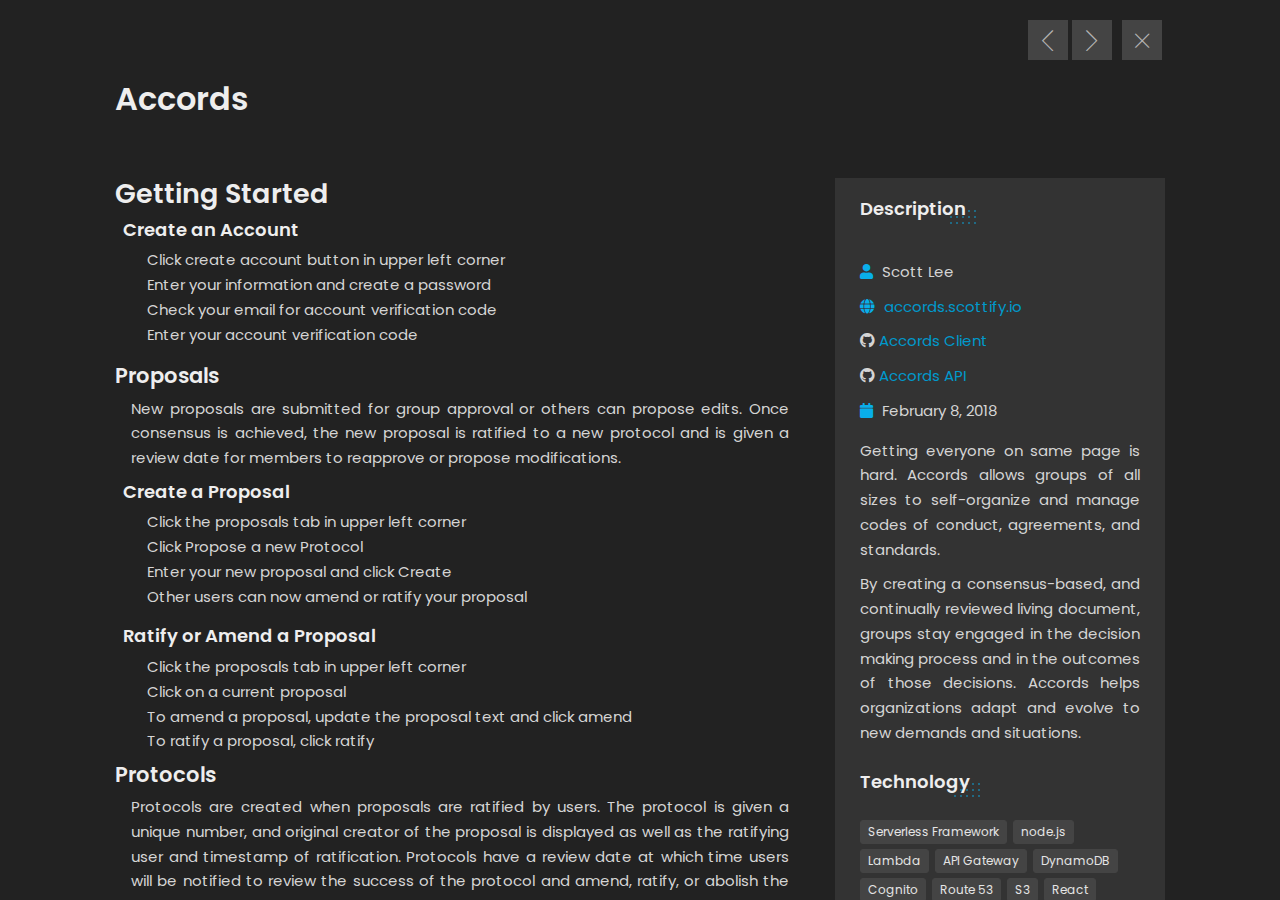
<file: portfolio-1.html>
<!DOCTYPE html>
<html lang="en" class="no-js">
  <head>
    <meta charset="UTF-8" />
    <meta http-equiv="X-UA-Compatible" content="IE=edge"> 
    <title>scottify.io</title>
    <meta name="viewport" content="width=device-width, initial-scale=1, maximum-scale=1" />
    <meta name="description" content="scottify.io" />
    <meta name="keywords" content="vcard, resposnive, retina, resume, jquery, css3, bootstrap, Material CV, portfolio" />
    <meta name="author" content="lmpixels" />
    <link rel="shortcut icon" href="favicon.ico">
    <link rel="stylesheet" href="https://stackpath.bootstrapcdn.com/bootstrap/4.4.1/css/bootstrap.min.css" integrity="sha384-Vkoo8x4CGsO3+Hhxv8T/Q5PaXtkKtu6ug5TOeNV6gBiFeWPGFN9MuhOf23Q9Ifjh" crossorigin="anonymous">


    <link rel="stylesheet" href="css/reset.css" type="text/css">
    <link rel="stylesheet" href="css/bootstrap-grid.min.css" type="text/css">
    <link rel="stylesheet" href="css/animations.css" type="text/css">
    <link rel="stylesheet" href="css/perfect-scrollbar.css" type="text/css">
    <link rel="stylesheet" href="css/owl.carousel.css" type="text/css">
    <link rel="stylesheet" href="css/magnific-popup.css" type="text/css">
    <link rel="stylesheet" href="css/main.css" type="text/css">
    <script src="js/modernizr.custom.js"></script>
  </head>
  
<div id="ajax-page" class="ajax-page-content">
    <div class="ajax-page-wrapper">
        <div class="ajax-page-nav">
            <div class="nav-item ajax-page-prev-next">
                <a class="ajax-page-load" href="portfolio-3.html"><i class="lnr lnr-chevron-left"></i></a>
                <a class="ajax-page-load" href="portfolio-2.html"><i class="lnr lnr-chevron-right"></i></a>
            </div>
            <div class="nav-item ajax-page-close-button">
                <a id="ajax-page-close-button" href="#"><i class="lnr lnr-cross"></i></a>
            </div>
        </div>

        <div class="ajax-page-title">
            <h1>Accords</h1>
        </div>

        <div class="row">
            <div class="col-sm-8 col-md-8 portfolio-block">
                <div class="owl-carousel portfolio-page-carousel">
                    <div class="item">
                        <img src="img/portfolio/accords/1.JPG" alt="" />
                    </div>
                    <div class="item">
                        <img src="img/portfolio/accords/2.JPG" alt="" />
                    </div>
                    <div class="item">
                        <img src="img/portfolio/accords/3.JPG" alt="" />
                    </div>
                    <div class="item">
                        <img src="img/portfolio/accords/4.JPG" alt="" />
                    </div>
                    <div class="item">
                        <img src="img/portfolio/accords/5.JPG" alt="" />
                    </div>
                </div>
                <div>
                    <h2>Getting Started</h2>
                    <div class="px-2">
                        <div class="py-2">                         
                            <h4>Create an Account</h4>
                            <ul class="px-4 py-2">
                                <li>Click create account button in upper left corner</li>
                                <li>Enter your information and create a password</li>
                                <li>Check your email for account verification code</li>
                                <li>Enter your account verification code</li>
                            </ul>
                        </div>
                    </div>
                    <h3>Proposals</h3>
                    <div>
                        <div class="px-2 py-2">
                            <p class="px-2 text-justify">New proposals are submitted for group approval or others can propose edits. Once consensus is achieved, the new proposal is ratified to a new protocol and is given a review date for members to reapprove or propose modifications.</p>
                            <h4>Create a Proposal</h4>
                            <ul class="px-4 py-2">
                                <li>Click the proposals tab in upper left corner</li>
                                <li>Click Propose a new Protocol</li>
                                <li>Enter your new proposal and click Create</li>
                                <li>Other users can now amend or ratify your proposal</li>
                            </ul>
                        </div>
                        <div class="px-2">
                            <h4>Ratify or Amend a Proposal</h4>
                            <ul class="px-4 py-2">
                                <li>Click the proposals tab in upper left corner</li>
                                <li>Click on a current proposal</li>
                                <li>To amend a proposal, update the proposal text and click amend</li>
                                <li>To ratify a proposal, click ratify</li>
                            </ul>
                        </div>
                    </div>
                    <h3>Protocols</h3>
                    <div>
                        <div class="px-2 py-2">
                            <p class="px-2 text-justify">Protocols are created when proposals are ratified by users. The protocol is given a unique number, and original creator of the proposal is displayed as well as the ratifying user and timestamp of ratification. Protocols have a review date at which time users will be notified to review the success of the protocol and amend, ratify, or abolish the protocol. Protocol numbers are unique and increment with each new protocol and will not be reassigned if it is abolished.</p>
                        </div>
                    </div>
                    <h2>Implementation</h2>
                    <div class="px-2">
                        <div class="py-2">                         
                            <h3>Front-End</h3>
                                <div class="px-2 py-2">
                                    <h4>React</h4>
                                    <p class="px-2 py-2 text-justify"></p>
                                </div>
                                <h3>Back-End</h3>
                                <div>
                                    <div class="px-2 py-2">
                                        <h4>Serverless Framework</h4>
                                        <p class="px-2 py-2 text-justify">I wanted for SSH access and control over the wordpress server. I chose Amazon's Lightsail service over a standard EC2 instance as it offers a streamlined Wordpress installation out of the box with lower monthly cost than a comparable EC2 instance.</p>
                                    </div>
                                    <div class="px-2">
                                        <h4>Content Delivery</h4>
                                        <p class="px-2 text-justify">Wordpress has a handy plugin to utilize AWS CloudFront and S3 buckets. Media is offloaded from the WordPress server to an S3 to reduce load/server disk utilization, and files are cached at CloudFront edge locations around the world to speed up content delivery.</p>
                                    </div>
                                </div>
                            </div>
                        </div>
                                
                </div>

                    
                   

                <script type="text/javascript">
                    jQuery(document).ready(function($){
                        $('.portfolio-page-carousel').imagesLoaded(function(){
                            $('.portfolio-page-carousel').owlCarousel({
                                smartSpeed:1200,
                                items: 1,
                                loop: true,
                                dots: true,
                                nav: true,
                                navText: false,
                                margin: 10,
                                autoHeight:true
                            });
                        });
                    });
                </script>

            </div>

            <div class="col-sm-4 col-md-4 portfolio-block">
                <!-- Project Description -->
                <div class="project-description">
                    <div class="block-title">
                        <h3>Description</h3>
                    </div>
                    <ul class="project-general-info">
                        <li><p><i class="fa fa-user"></i> Scott Lee </p></li>
                        <li><p><i class="fa fa-globe"></i> <a href="accords.scottify.io" target="_blank">accords.scottify.io</a></p></li>
                        <li><p><i class="fab fa-github"></i> <a href="https://github.com/scottifydev/accords-client" target="_blank">  Accords Client</a></p></li>
                        <li><p><i class="fab fa-github"></i> <a href="https://github.com/scottifydev/accords-api" target="_blank">  Accords API</a></p></li>
                        <li><p><i class="fa fa-calendar"></i> February 8, 2018</p></li>
                    </ul>

                    <p class="text-justify">Getting everyone on same page is hard. Accords allows groups of all sizes to self-organize and manage codes of conduct, agreements, and standards.</p>
                    <p class="text-justify">By creating a consensus-based, and continually reviewed living document, groups stay engaged in the decision making process and in the outcomes of those decisions. Accords helps organizations adapt and evolve to new demands and situations. </p>

                    <!-- /Project Description -->

                    <!-- Technology -->
                    <div class="tags-block">
                        <div class="block-title">
                            <h3>Technology</h3>
                        </div>
                        <ul class="tags">
                            <li><a>Serverless Framework</a></li>
                            <li><a>node.js</a></li>
                            <li><a>Lambda</a></li>
                            <li><a>API Gateway</a></li>
                            <li><a>DynamoDB</a></li>
                            <li><a>Cognito</a></li>
                            <li><a>Route 53</a></li>
                            <li><a>S3</a></li>
                            <li><a>React</a></li>
                            <li><a>CSS3</a></li>
                        </ul>
                    </div>
                    <!-- /Technology -->

                </div>
                <!-- Project Description -->
            </div>
        </div>
    </div>
</div>
</file>
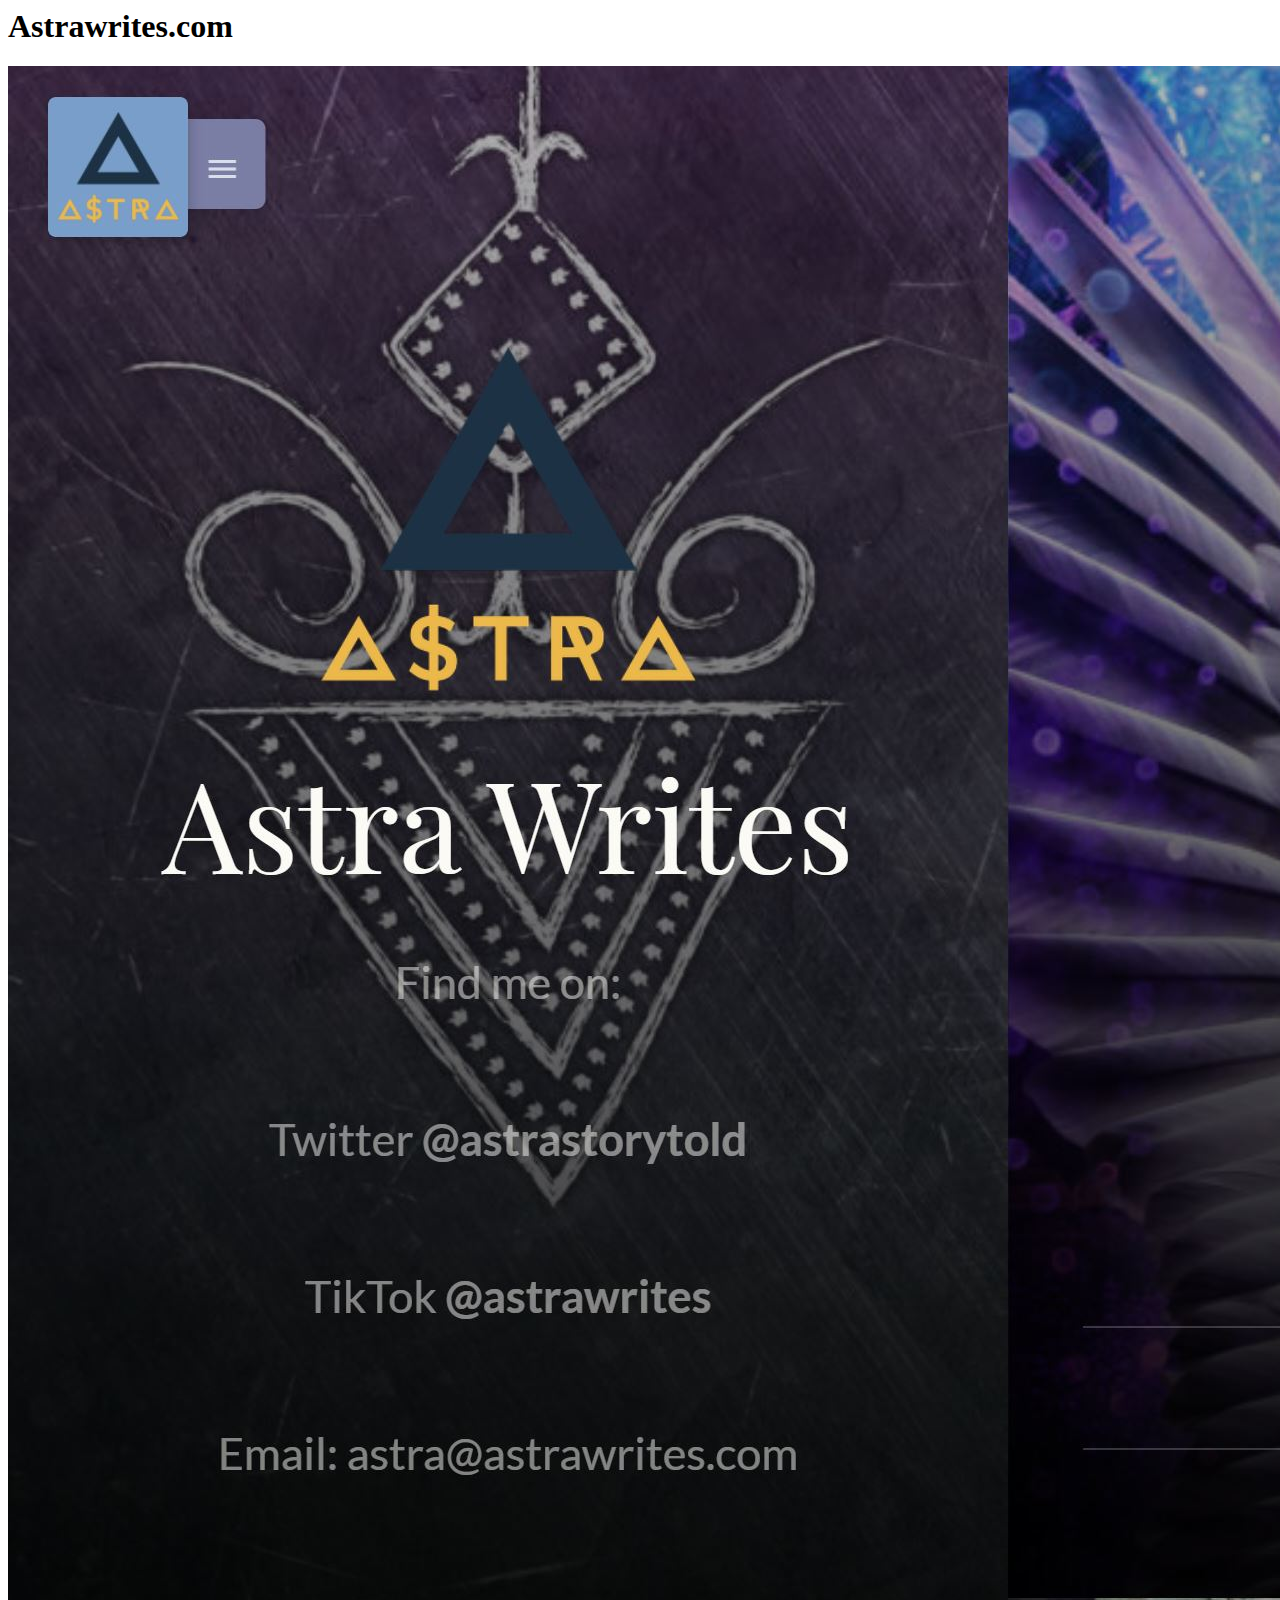
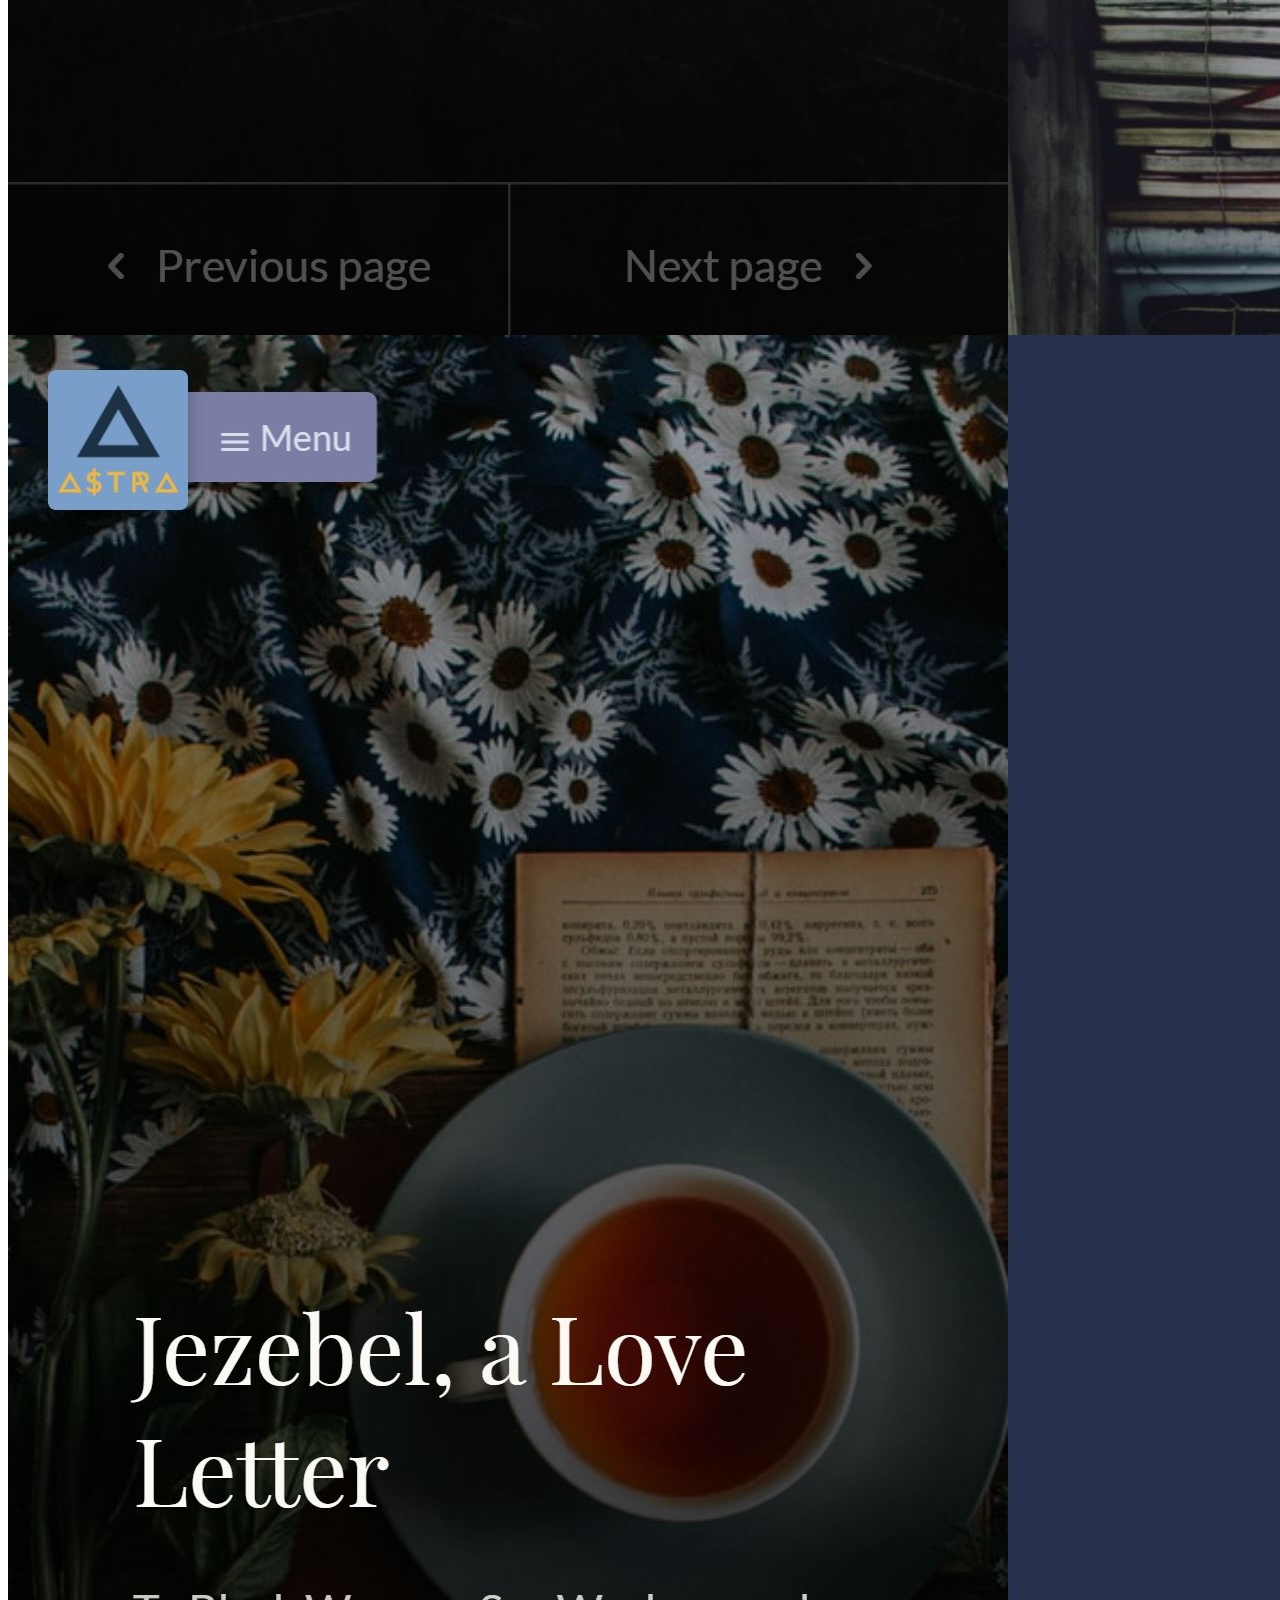
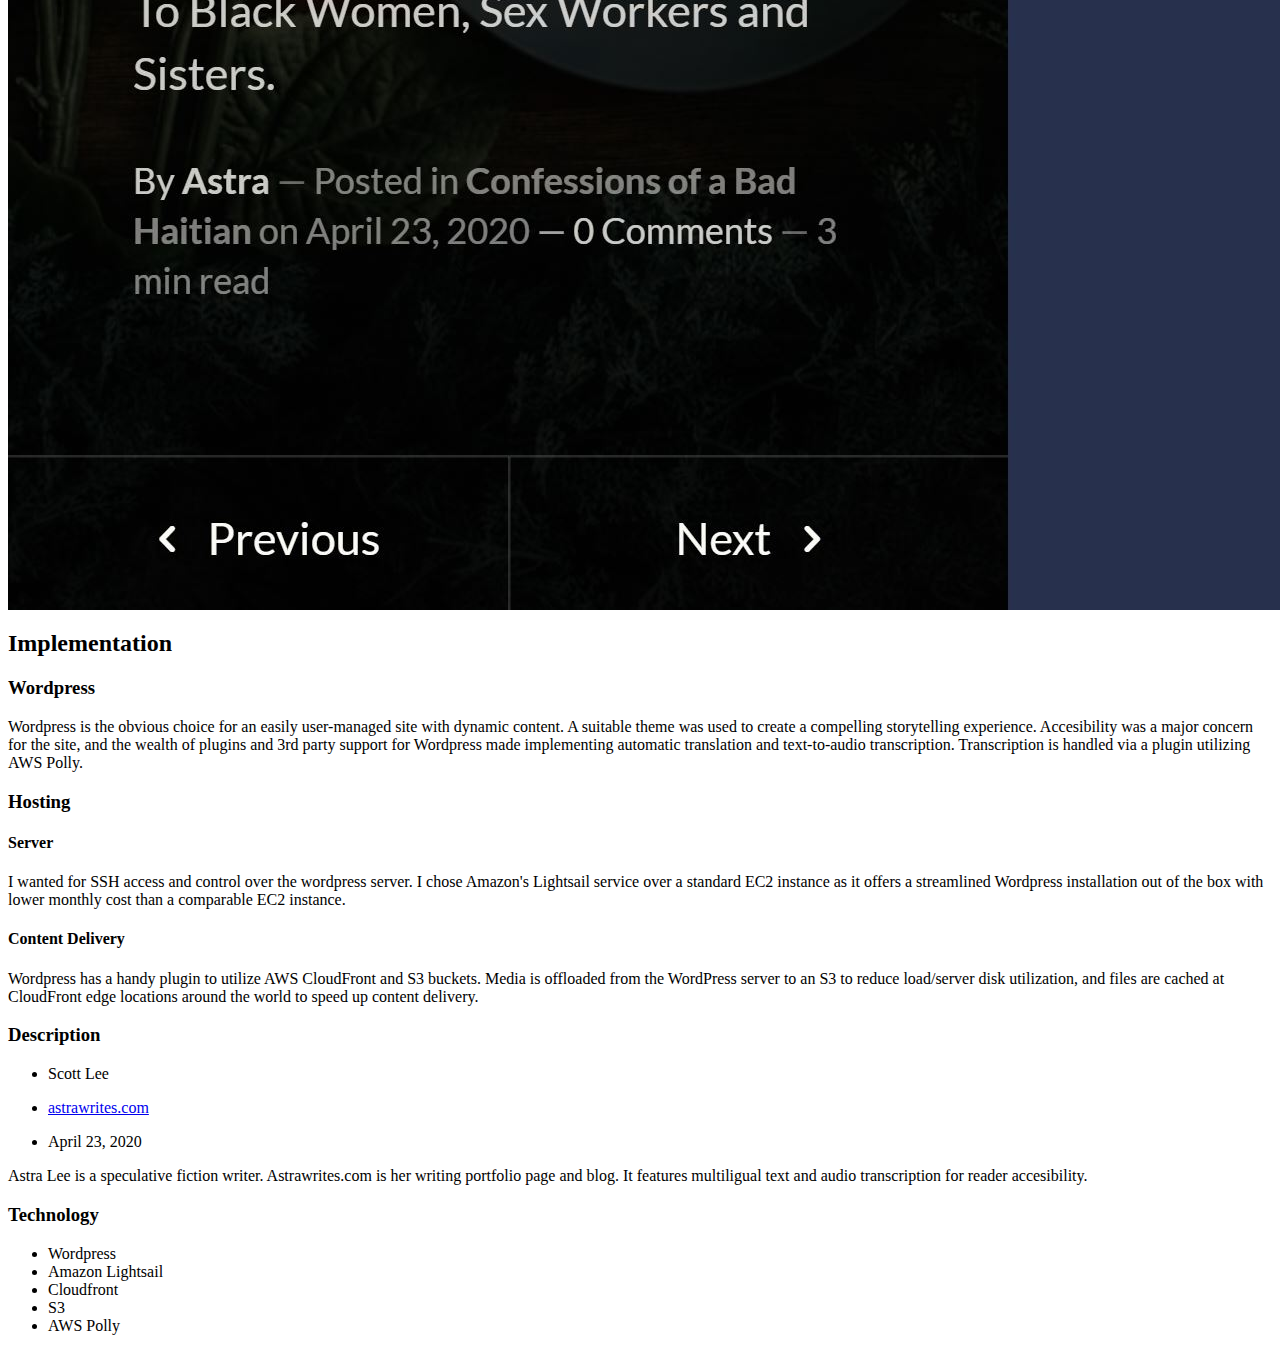
<file: portfolio-2.html>
<!-- <!DOCTYPE html>
<html lang="en" class="no-js">
  <head>
    <meta charset="UTF-8" />
    <meta http-equiv="X-UA-Compatible" content="IE=edge"> 
    <title>scottify.io</title>
    <meta name="viewport" content="width=device-width, initial-scale=1, maximum-scale=1" />
    <meta name="description" content="scottify.io" />
    <meta name="keywords" content="vcard, resposnive, retina, resume, jquery, css3, bootstrap, Material CV, portfolio" />
    <meta name="author" content="lmpixels" />
    <link rel="shortcut icon" href="favicon.ico">
    <link rel="stylesheet" href="https://stackpath.bootstrapcdn.com/bootstrap/4.4.1/css/bootstrap.min.css" integrity="sha384-Vkoo8x4CGsO3+Hhxv8T/Q5PaXtkKtu6ug5TOeNV6gBiFeWPGFN9MuhOf23Q9Ifjh" crossorigin="anonymous">


    <link rel="stylesheet" href="css/reset.css" type="text/css">
    <link rel="stylesheet" href="css/bootstrap-grid.min.css" type="text/css">
    <link rel="stylesheet" href="css/animations.css" type="text/css">
    <link rel="stylesheet" href="css/perfect-scrollbar.css" type="text/css">
    <link rel="stylesheet" href="css/owl.carousel.css" type="text/css">
    <link rel="stylesheet" href="css/magnific-popup.css" type="text/css">
    <link rel="stylesheet" href="css/main.css" type="text/css">
    <script src="js/modernizr.custom.js"></script>
  </head> -->

<div id="ajax-page" class="ajax-page-content">
    <div class="ajax-page-wrapper">
        <div class="ajax-page-nav">
            <div class="nav-item ajax-page-prev-next">
                <a class="ajax-page-load" href="portfolio-1.html"><i class="lnr lnr-chevron-left"></i></a>
                <a class="ajax-page-load" href="portfolio-3.html"><i class="lnr lnr-chevron-right"></i></a>
            </div>
            <div class="nav-item ajax-page-close-button">
                <a id="ajax-page-close-button" href="#"><i class="lnr lnr-cross"></i></a>
            </div>
        </div>

        <div class="ajax-page-title">
            <h1>Astrawrites.com</h1>
        </div>

        <div class="row">
            <div class="col-sm-8 col-md-8 portfolio-block">
                <div class="owl-carousel portfolio-page-carousel">
                    <div class="item">
                        <img src="img/portfolio/astrawrites/1.JPG" alt="" />
                    </div>
                    <div class="item">
                        <img src="img/portfolio/astrawrites/2.JPG" alt="" />
                    </div>
                </div>

                <div>
                    <h2>Implementation</h2>
                    <div class="px-2">
                        <div class="py-2">                         
                            <h3>Wordpress</h3>
                            <p class="px-2 text-justify">Wordpress is the obvious choice for an easily user-managed site with dynamic content. A suitable theme was used to create a compelling storytelling experience. Accesibility was a major concern for the site, and the wealth of plugins and 3rd party support for Wordpress made implementing automatic translation and text-to-audio transcription. Transcription is handled via a plugin utilizing AWS Polly.</p>
                        </div>
                    </div>
                    <h3>Hosting</h3>
                    <div>
                        <div class="px-2 py-2">
                            <h4>Server</h4>
                            <p class="px-2 text-justify">I wanted for SSH access and control over the wordpress server. I chose Amazon's Lightsail service over a standard EC2 instance as it offers a streamlined Wordpress installation out of the box with lower monthly cost than a comparable EC2 instance.</p>
                        </div>
                        <div class="px-2">
                            <h4>Content Delivery</h4>
                            <p class="px-2 text-justify">Wordpress has a handy plugin to utilize AWS CloudFront and S3 buckets. Media is offloaded from the WordPress server to an S3 to reduce load/server disk utilization, and files are cached at CloudFront edge locations around the world to speed up content delivery.</p>
                        </div>
                    </div>

                </div>

                <script type="text/javascript">
                    jQuery(document).ready(function($){
                        $('.portfolio-page-carousel').imagesLoaded(function(){
                            $('.portfolio-page-carousel').owlCarousel({
                                smartSpeed:1200,
                                items: 1,
                                loop: true,
                                dots: true,
                                nav: true,
                                navText: false,
                                margin: 10,
                                autoHeight:true
                            });
                        });
                    });
                </script>
            </div>

            <div class="col-sm-4 col-md-4 portfolio-block">
                <!-- Project Description -->
                <div class="project-description">
                    <div class="block-title">
                        <h3>Description</h3>
                    </div>
                    <ul class="project-general-info">
                        <li><p><i class="fa fa-user"></i> Scott Lee</p></li>
                        <li><p><i class="fa fa-globe"></i> <a href="https://astrawrites.com" target="_blank">astrawrites.com</a></p></li>
                        <li><p><i class="fa fa-calendar"></i> April 23, 2020</p></li>
                    </ul>

                    <p class="text-justify">Astra Lee is a speculative fiction writer. Astrawrites.com is her writing portfolio page and blog. It features multiligual text and audio transcription for reader accesibility.</p>
                    <!-- /Project Description -->

                    <!-- Technology -->
                    <div class="tags-block">
                        <div class="block-title">
                            <h3>Technology</h3>
                        </div>
                        <ul class="tags">
                            <li><a>Wordpress</a></li>
                            <li><a>Amazon Lightsail</a></li>
                            <li><a>Cloudfront</a></li>
                            <li><a>S3</a></li>
                            <li><a>AWS Polly</a></li>
                        </ul>
                    </div>
                    <!-- /Technology -->
                </div>
                <!-- Project Description -->
            </div>
        </div>
    </div>
</div>
</file>
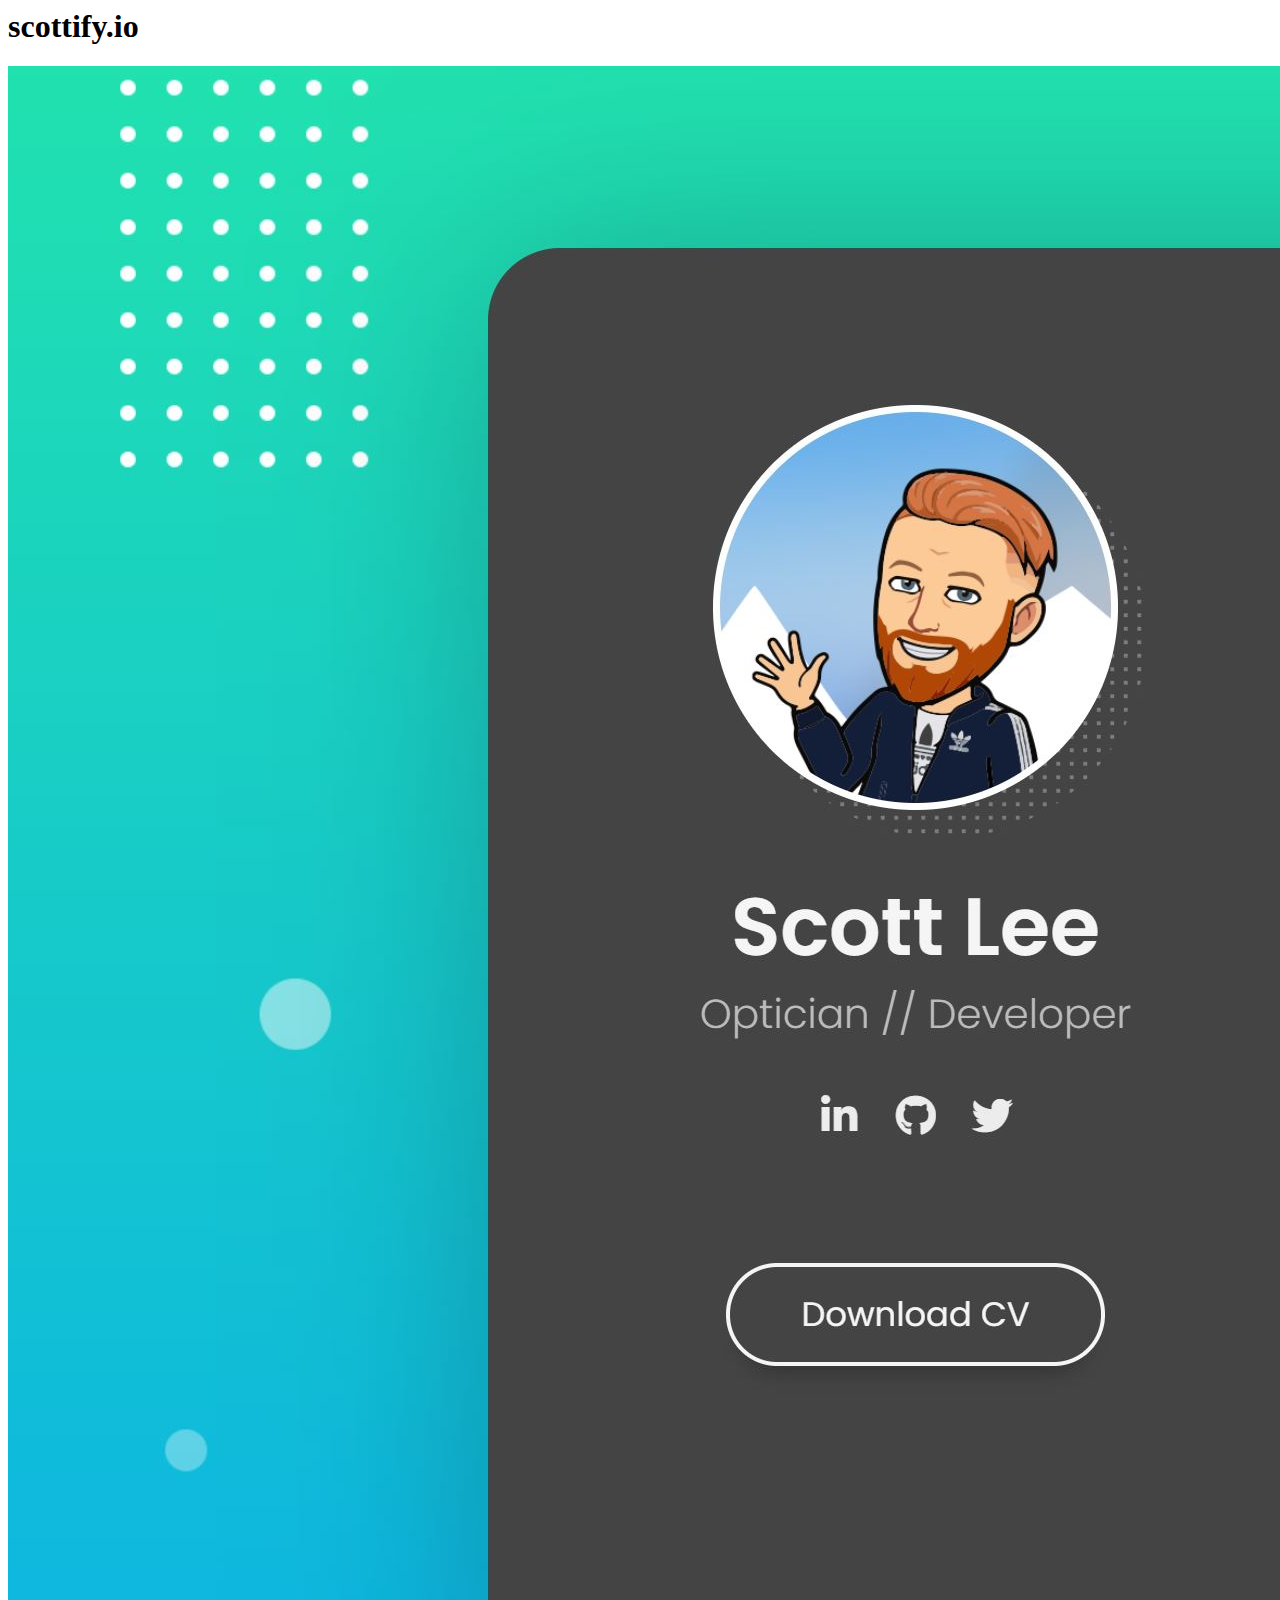
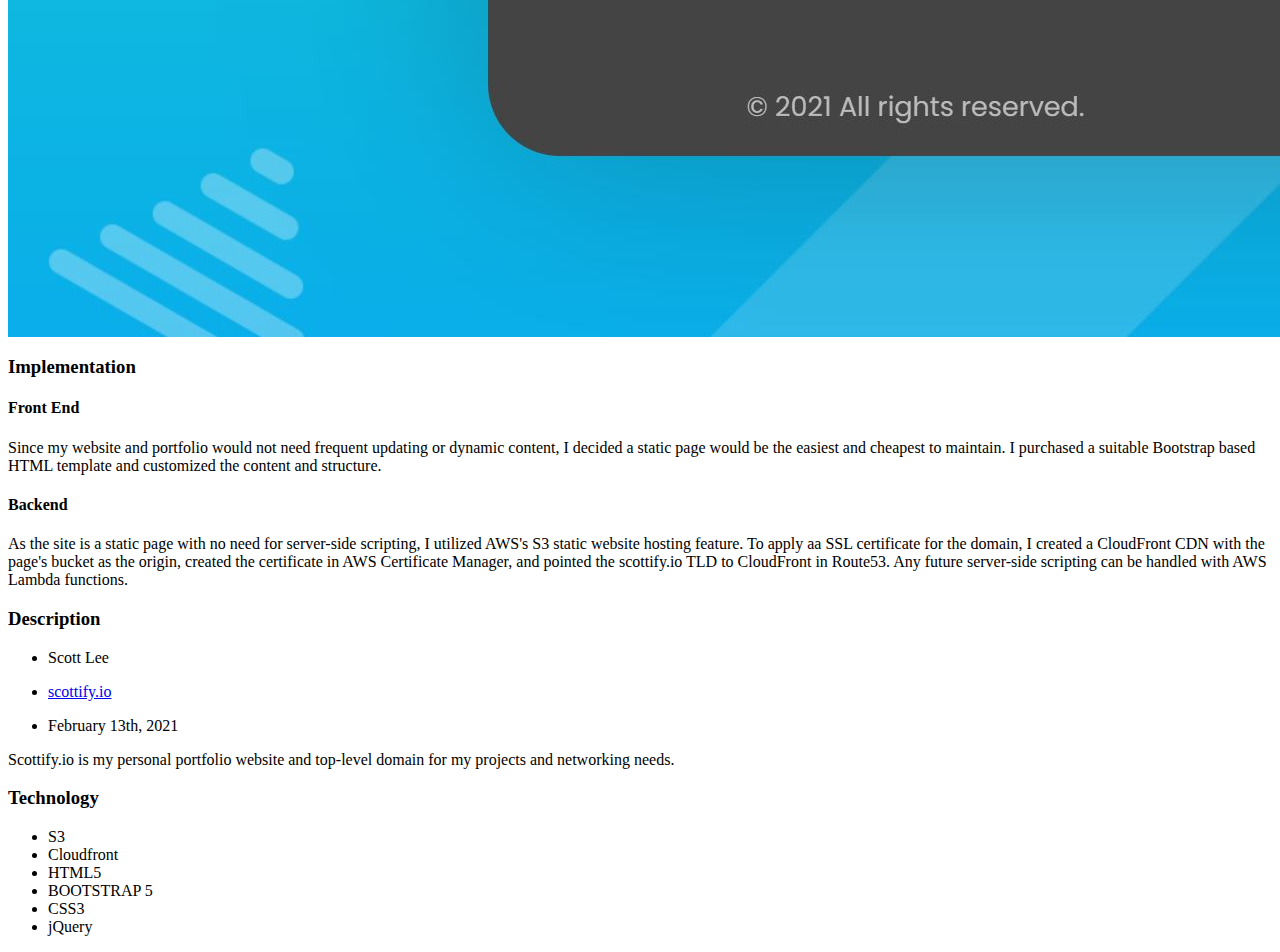
<file: portfolio-3.html>
<!-- <!DOCTYPE html>
<html lang="en" class="no-js">
  <head>
    <meta charset="UTF-8" />
    <meta http-equiv="X-UA-Compatible" content="IE=edge"> 
    <title>scottify.io</title>
    <meta name="viewport" content="width=device-width, initial-scale=1, maximum-scale=1" />
    <meta name="description" content="scottify.io" />
    <meta name="keywords" content="vcard, resposnive, retina, resume, jquery, css3, bootstrap, Material CV, portfolio" />
    <meta name="author" content="lmpixels" />
    <link rel="shortcut icon" href="favicon.ico">
    <link rel="stylesheet" href="https://stackpath.bootstrapcdn.com/bootstrap/4.4.1/css/bootstrap.min.css" integrity="sha384-Vkoo8x4CGsO3+Hhxv8T/Q5PaXtkKtu6ug5TOeNV6gBiFeWPGFN9MuhOf23Q9Ifjh" crossorigin="anonymous">


    <link rel="stylesheet" href="css/reset.css" type="text/css">
    <link rel="stylesheet" href="css/bootstrap-grid.min.css" type="text/css">
    <link rel="stylesheet" href="css/animations.css" type="text/css">
    <link rel="stylesheet" href="css/perfect-scrollbar.css" type="text/css">
    <link rel="stylesheet" href="css/owl.carousel.css" type="text/css">
    <link rel="stylesheet" href="css/magnific-popup.css" type="text/css">
    <link rel="stylesheet" href="css/main.css" type="text/css">
    <script src="js/modernizr.custom.js"></script>
  </head> -->

  <div id="ajax-page" class="ajax-page-content">
    <div class="ajax-page-wrapper">
        <div class="ajax-page-nav">
            <div class="nav-item ajax-page-prev-next">
                <a class="ajax-page-load" href="portfolio-1.html"><i class="lnr lnr-chevron-left"></i></a>
                <a class="ajax-page-load" href="portfolio-3.html"><i class="lnr lnr-chevron-right"></i></a>
            </div>
            <div class="nav-item ajax-page-close-button">
                <a id="ajax-page-close-button" href="#"><i class="lnr lnr-cross"></i></a>
            </div>
        </div>

        <div class="ajax-page-title">
            <h1>scottify.io</h1>
        </div>

        <div class="row">
            <div class="col-sm-8 col-md-8 portfolio-block">
                <div class="owl-carousel portfolio-page-carousel">
                    <div class="item">
                        <img src="img/portfolio/scottify/1.JPG" alt="" />
                    </div>
                </div>

                <div>
                    <h3>Implementation</h3>
                    <div>
                        <div class="px-2 py-2">
                            <h4>Front End</h4>
                            <p class="px-2 text-justify">Since my website and portfolio would not need frequent updating or dynamic content, I decided a static page would be the easiest and cheapest to maintain. I purchased a suitable Bootstrap based HTML template and customized the content and structure.</p>
                        </div>
                    </div>
                    <div class="px-2">
                        <div class="py-2">                         
                            <h4>Backend</h4>
                            <p class="px-2 text-justify">As the site is a static page with no need for server-side scripting, I utilized AWS's S3 static website hosting feature. To apply aa SSL certificate for the domain, I created a CloudFront CDN with the page's bucket as the origin, created the certificate in AWS Certificate Manager, and pointed the scottify.io TLD to CloudFront in Route53. Any future server-side scripting can be handled with AWS Lambda functions.</p>
                        </div>
                    </div>

                </div>

                <script type="text/javascript">
                    jQuery(document).ready(function($){
                        $('.portfolio-page-carousel').imagesLoaded(function(){
                            $('.portfolio-page-carousel').owlCarousel({
                                smartSpeed:1200,
                                items: 1,
                                loop: true,
                                dots: true,
                                nav: true,
                                navText: false,
                                margin: 10,
                                autoHeight:true
                            });
                        });
                    });
                </script>
            </div>

            <div class="col-sm-4 col-md-4 portfolio-block">
                <!-- Project Description -->
                <div class="project-description">
                    <div class="block-title">
                        <h3>Description</h3>
                    </div>
                    <ul class="project-general-info">
                        <li><p><i class="fa fa-user"></i> Scott Lee</p></li>
                        <li><p><i class="fa fa-globe"></i> <a href="https://astrawrites.com" target="_blank">scottify.io</a></p></li>
                        <li><p><i class="fa fa-calendar"></i> February 13th, 2021</p></li>
                    </ul>

                    <p class="text-justify">Scottify.io is my personal portfolio website and top-level domain for my projects and networking needs.</p>
                    <!-- /Project Description -->

                    <!-- Technology -->
                    <div class="tags-block">
                        <div class="block-title">
                            <h3>Technology</h3>
                        </div>
                        <ul class="tags">
                            <li><a>S3</a></li>
                            <li><a>Cloudfront</a></li>
                            <li><a>HTML5</a></li>
                            <li><a>BOOTSTRAP 5</a></li>
                            <li><a>CSS3</a></li>
                            <li><a>jQuery</a></li>
                            
                        </ul>
                    </div>
                    <!-- /Technology -->
                </div>
                <!-- Project Description -->
            </div>
        </div>
    </div>
</div>
</file>
<file: css/perfect-scrollbar.css>
/* perfect-scrollbar v0.8.1 */
.ps{-ms-touch-action:auto;touch-action:auto;overflow:hidden !important;-ms-overflow-style:none}@supports (-ms-overflow-style: none){.ps{overflow:auto !important}}@media screen and (-ms-high-contrast: active), (-ms-high-contrast: none){.ps{overflow:auto !important}}.ps.ps--active-x>.ps__scrollbar-x-rail,.ps.ps--active-y>.ps__scrollbar-y-rail{display:block;background-color:transparent}.ps.ps--in-scrolling.ps--x>.ps__scrollbar-x-rail{background-color:#eee;opacity:.9}.ps.ps--in-scrolling.ps--x>.ps__scrollbar-x-rail>.ps__scrollbar-x{background-color:#999;height:11px}.ps.ps--in-scrolling.ps--y>.ps__scrollbar-y-rail{background-color:#eee;opacity:.9}.ps.ps--in-scrolling.ps--y>.ps__scrollbar-y-rail>.ps__scrollbar-y{background-color:#999;width:11px}.ps>.ps__scrollbar-x-rail{display:none;position:absolute;opacity:0;-webkit-transition:background-color .2s linear, opacity .2s linear;-o-transition:background-color .2s linear, opacity .2s linear;-moz-transition:background-color .2s linear, opacity .2s linear;transition:background-color .2s linear, opacity .2s linear;bottom:0px;height:15px}.ps>.ps__scrollbar-x-rail>.ps__scrollbar-x{position:absolute;background-color:#aaa;-webkit-border-radius:6px;-moz-border-radius:6px;border-radius:6px;-webkit-transition:background-color .2s linear, height .2s linear, width .2s ease-in-out, -webkit-border-radius .2s ease-in-out;transition:background-color .2s linear, height .2s linear, width .2s ease-in-out, -webkit-border-radius .2s ease-in-out;-o-transition:background-color .2s linear, height .2s linear, width .2s ease-in-out, border-radius .2s ease-in-out;-moz-transition:background-color .2s linear, height .2s linear, width .2s ease-in-out, border-radius .2s ease-in-out, -moz-border-radius .2s ease-in-out;transition:background-color .2s linear, height .2s linear, width .2s ease-in-out, border-radius .2s ease-in-out;transition:background-color .2s linear, height .2s linear, width .2s ease-in-out, border-radius .2s ease-in-out, -webkit-border-radius .2s ease-in-out, -moz-border-radius .2s ease-in-out;bottom:2px;height:6px}.ps>.ps__scrollbar-x-rail:hover>.ps__scrollbar-x,.ps>.ps__scrollbar-x-rail:active>.ps__scrollbar-x{height:11px}.ps>.ps__scrollbar-y-rail{display:none;position:absolute;opacity:0;-webkit-transition:background-color .2s linear, opacity .2s linear;-o-transition:background-color .2s linear, opacity .2s linear;-moz-transition:background-color .2s linear, opacity .2s linear;transition:background-color .2s linear, opacity .2s linear;right:0;width:15px}.ps>.ps__scrollbar-y-rail>.ps__scrollbar-y{position:absolute;background-color:#aaa;-webkit-border-radius:6px;-moz-border-radius:6px;border-radius:6px;-webkit-transition:background-color .2s linear, height .2s linear, width .2s ease-in-out, -webkit-border-radius .2s ease-in-out;transition:background-color .2s linear, height .2s linear, width .2s ease-in-out, -webkit-border-radius .2s ease-in-out;-o-transition:background-color .2s linear, height .2s linear, width .2s ease-in-out, border-radius .2s ease-in-out;-moz-transition:background-color .2s linear, height .2s linear, width .2s ease-in-out, border-radius .2s ease-in-out, -moz-border-radius .2s ease-in-out;transition:background-color .2s linear, height .2s linear, width .2s ease-in-out, border-radius .2s ease-in-out;transition:background-color .2s linear, height .2s linear, width .2s ease-in-out, border-radius .2s ease-in-out, -webkit-border-radius .2s ease-in-out, -moz-border-radius .2s ease-in-out;right:2px;width:6px}.ps>.ps__scrollbar-y-rail:hover>.ps__scrollbar-y,.ps>.ps__scrollbar-y-rail:active>.ps__scrollbar-y{width:11px}.ps:hover.ps--in-scrolling.ps--x>.ps__scrollbar-x-rail{background-color:#eee;opacity:.9}.ps:hover.ps--in-scrolling.ps--x>.ps__scrollbar-x-rail>.ps__scrollbar-x{background-color:#999;height:11px}.ps:hover.ps--in-scrolling.ps--y>.ps__scrollbar-y-rail{background-color:#eee;opacity:.9}.ps:hover.ps--in-scrolling.ps--y>.ps__scrollbar-y-rail>.ps__scrollbar-y{background-color:#999;width:11px}.ps:hover>.ps__scrollbar-x-rail,.ps:hover>.ps__scrollbar-y-rail{opacity:.6}.ps:hover>.ps__scrollbar-x-rail:hover{background-color:#eee;opacity:.9}.ps:hover>.ps__scrollbar-x-rail:hover>.ps__scrollbar-x{background-color:#999}.ps:hover>.ps__scrollbar-y-rail:hover{background-color:#eee;opacity:.9}.ps:hover>.ps__scrollbar-y-rail:hover>.ps__scrollbar-y{background-color:#999}
</file>
<file: css/main.css>
/*
* Template Name: BreezyCV - Resume / CV / vCard / Portfolio Template
* Author: LMPixels
* Author URL: http://themeforest.net/user/lmpixels
* Version: 1.3.0
*/

/* ------------------------------------------------------------
1. Fonts
2. General Styles
3. Page loadig animation
4. Header
5. Page Content
6. Elements
7. Single Page (Blog Posts, 404 etc.)
8. Media Queries
9. Pricing
10. Updates
------------------------------------------------------------ */

/* ------------------------------------------------------------
1. Fonts
------------------------------------------------------------ */
/* Google fonts */
@import url('https://fonts.googleapis.com/css?family=Poppins:200,200i,300,300i,400,400i,500,500i,600,600i,700,700i');

/* Linear Icons Font */
@import url('./fonts/linear-icons-font/style.css');

/* FontAwesome Free Icons Font */
@import url('./fonts/fontawesome-free-5.12.1-web/css/all.min.css');


/* ------------------------------------------------------------
2. General Styles
------------------------------------------------------------ */
html {
  margin: 0;
  width: 100%;
  height: 100%;
  min-height: 100%;
  overflow: hidden;
}

body {
  background-color: #09aeea;
  background: -webkit-gradient(linear, left top, left bottom, from(#21e1ae), to(#09aeea));
  background: linear-gradient(#21e1ae, #09aeea);
  margin: 0;
  width: 100%;
  height: 100%;
  min-height: 100%;
  font-size: 15px;
  font-family: 'Poppins', Helvetica, sans-serif;
  line-height: 1.65em;
  overflow: hidden;
  color: #d5d5d5;
  background-repeat: no-repeat;
  background-position: center;
  background-position: 50% 50%;
  background-size: cover;
}

h1, h2, h3, h4, h5, h6 {
  color: #eee;
  font-family: 'Poppins', Helvetica, sans-serif;
  font-weight: 600;
}

h1 {
    font-size: 32px;
}
h2 {
    font-size: 27px;
}
h3 {
    font-size: 21px;
}
h4 {
    font-size: 18px;
}
h5 {
    font-size: 16px;
}
h6 {
    font-size: 14px;
}

a {
  color: #0099cc;
  text-decoration: none;
  -webkit-transition: all 0.3s ease-in-out;
  -moz-transition: all 0.3s ease-in-out;
  -o-transition: all 0.3s ease-in-out;
  -ms-transition: all 0.3s ease-in-out;
  transition: all 0.3s ease-in-out;
}

p {
  margin-bottom: 10px;
}

.clearfix:before,
.clearfix:after {
    content: " ";
    display: table;
}

.clearfix:after {
    clear: both;
}

.page {
  display: block;
  width: 100%;
  height: 100%;
  min-height: 100%;
  padding: 0 100px;
  overflow: hidden;
}

.page-content {
  position: relative;
  width: 100%;
  max-width: 1280px;
  min-height: 80vh;
  margin: 10vh auto;
  padding: 0;
  background-color: #444;
  -webkit-box-shadow: 0 0 100px -5px rgba(0,0,0,.25);
  -moz-box-shadow: 0 0 100px -5px rgba(0,0,0,.25);
  box-shadow: 0 0 100px -5px rgba(0,0,0,.25);
  border-radius: 32px;
  -webkit-backface-visibility: hidden;
  -moz-backface-visibility: hidden;
  backface-visibility: hidden;
}

/* buttons */
.btn-primary,
.btn-secondary,
button,
input[type="button"],
input[type="submit"],
.wp-block-button .wp-block-button__link {
  display: inline-block;
  position: relative;
  padding: .8em 2.1em;
  margin-bottom: .75em;
  margin-right: .25em;
  font-size: 1em;
  line-height: 1.2;
  border: 0;
  outline: 0;
  border: 2px solid #09aeea;
  color: #f5f5f5;
  text-shadow: none;
  background-color: transparent;
  border-radius: 30px;
  font-family: 'Poppins', Helvetica, sans-serif;
  -webkit-transition: all 0.3s ease-in-out;
  -moz-transition: all 0.3s ease-in-out;
  -o-transition: all 0.3s ease-in-out;
  -ms-transition: all 0.3s ease-in-out;
  transition: all 0.3s ease-in-out;
  box-shadow: 0px 10px 10px -8px rgba(0,0,0,.3);
}

.btn-primary:last-child,
.btn-secondary:last-child,
button:last-child,
input[type="button"]:last-child,
input[type="submit"]:last-child,
.wp-block-button .wp-block-button__link:last-child {
  margin-right: 0;
}

.btn-primary:hover,
.btn-primary:focus,
button:hover,
button:focus,
input[type="button"]:hover,
input[type="button"]:focus,
input[type="submit"]:hover,
input[type="submit"]:focus {
  background-color: #09aeea;
  color: #fff;
  border: 2px solid #09aeea;
}

.btn-secondary {
  border-color: #d5d5d5;
  background-color: transparent;
  box-shadow: 0px 10px 10px -8px rgba(0,0,0,.3);
  color: #f5f5f5;
}

.btn-secondary:hover,
.btn-secondary:focus {
  color: #333;
  border-color: #d5d5d5;
  background-color: #d5d5d5;
}

.animated {
  -webkit-animation-duration: 1s;
  animation-duration: 1s;
  -webkit-animation-fill-mode: both;
  animation-fill-mode: both;
}



/* ============================================================================= 
3. Page loadig animation
============================================================================= */
.no-js .preloader,
.no-js .preloader-portfolio { 
  display: none;
}
.preloader,
.preloader-portfolio {
  position: fixed;
  left: 0px;
  top: 0px;
  width: 100%;
  height: 100%;
  z-index: 9999;
  background: #222;
}

.preloader-animation {
  position: absolute;
  top: 50%;
  left: 50%;
  text-align: center;
  background-color: inherit;
  color: inherit;
  opacity: 1;
  transition: opacity 0.3s;
  transform: translate3d(-50%,-50%,0);
}

.preloader-spinner {
  width: 52px;
  height: 52px;
  margin: 100px auto;
  background-color: #09aeea;

  border-radius: 100%;  
  -webkit-animation: sk-scaleout 1.0s infinite ease-in-out;
  animation: sk-scaleout 1.0s infinite ease-in-out;
}

@-webkit-keyframes sk-scaleout {
  0% { -webkit-transform: scale(0) }
  100% {
    -webkit-transform: scale(1.1);
    opacity: 0;
  }
}

@keyframes sk-scaleout {
  0% { 
    -webkit-transform: scale(0);
    transform: scale(0);
  } 100% {
    -webkit-transform: scale(1.1);
    transform: scale(1.1);
    opacity: 0;
  }
}



/* ------------------------------------------------------------
4. Header
------------------------------------------------------------ */
@media only screen and (min-width: 1025px) {
  .header {
    display: inline-block;
    float: left;
    width: 100%;
    max-width: 380px;
    height: 100%;
    max-height: 80vh;
    min-height: inherit;
    text-align: center;
    padding: 70px 30px 45px;
    overflow: auto;
  }

  .header-titles {

  }

  /* --- Navigation --- */
  ul.main-menu {
    position: absolute;
    padding: 15px 0;
    width: 70px;
    right: -90px;
    background-color: #444;
    border-radius: 35px;
    z-index: 999;
    list-style: none;
    top: 0;
    -webkit-box-shadow: 0 0 30px -5px rgba(0,0,0,.15);
    -moz-box-shadow: 0 0 30px -5px rgba(0,0,0,.15);
    box-shadow: 0 0 30px -5px rgba(0,0,0,.15);
  }

  ul.main-menu a {
    display: block;
    position: relative;
    color: #b5b6b7;
    padding: 10px;
    -webkit-transition: all 0.3s ease-in-out;
    -moz-transition: all 0.3s ease-in-out;
    -o-transition: all 0.3s ease-in-out;
    -ms-transition: all 0.3s ease-in-out;
    transition: all 0.3s ease-in-out;
  }

  ul.main-menu a.active,
  ul.main-menu a:focus,
  ul.main-menu a:hover {
    color: #09aeea;
  }

  ul.main-menu .menu-icon {
    display: block;
    font-size: 30px;
  }

  ul.main-menu .link-text {
    position: absolute;
    width: auto;
    visibility: hidden;
    opacity: 0;
    color: #fff;
    padding: 2px 10px;
    background-color: #09aeea;
    white-space: nowrap;
    right: 0;
    top: -50%;
    margin-top: 50%;
    -webkit-transition: all 0.3s ease-in-out;
    -moz-transition: all 0.3s ease-in-out;
    -o-transition: all 0.3s ease-in-out;
    -ms-transition: all 0.3s ease-in-out;
    transition: all 0.3s ease-in-out;
    z-index: 0;
    box-shadow: 0px 10px 10px -8px rgba(0,0,0,.22);
  }

  ul.main-menu a:hover .link-text {
    right: 100%;
    visibility: visible;
    opacity: 1;
  }
  /* --- End Navigation --- */
}

/* --- LMPixels Arrow Nav --- */
.lmpixels-arrows-nav {
  position: absolute;
  padding: 10px 0;
  width: 60px;
  right: -80px;
  background-color: #444;
  border-radius: 35px;
  z-index: 98;
  list-style: none;
  bottom: 0;
  -webkit-box-shadow: 0 0 30px -5px rgba(0,0,0,.15);
  -moz-box-shadow: 0 0 30px -5px rgba(0,0,0,.15);
  box-shadow: 0 0 30px -5px rgba(0,0,0,.15);
}

.lmpixels-arrows-nav div {
  display: block;
  position: relative;
  text-align: center;
  color: #b5b6b7;
  padding: 10px;
  font-size: 24px;
  -webkit-transition: all 0.3s ease-in-out;
  -moz-transition: all 0.3s ease-in-out;
  -o-transition: all 0.3s ease-in-out;
  -ms-transition: all 0.3s ease-in-out;
  transition: all 0.3s ease-in-out;
}

.lmpixels-arrows-nav div:hover {
  color: #09aeea;
}
/* --- End LMPixels Arrow Nav --- */

.header-photo {
  position: relative;
  width: 180px;
  margin: 0 auto 30px;
  z-index: 1;
}

.header-photo img {
  max-width: 100%;
  background-color: #fff;
  border: 3px solid #fff;
  border-radius: 300px;
}

.header-photo:after {
  position: absolute;
  opacity: 0.3;
  top: 7%;
  left: 7%;
  border-radius: 300px;
  content: '';
  height: calc(100% + 0px);
  width: calc(100% + 0px);
  background-image: -webkit-repeating-radial-gradient(center center, #fff, #fff 1px, transparent 0px, transparent 100%);
  background-image: -moz-repeating-radial-gradient(center center, #fff, #fff 1px, transparent 0px, transparent 100%);
  background-image: -ms-repeating-radial-gradient(center center, #fff, #fff 1px, transparent 0px, transparent 100%);
  -webkit-background-size: 6px 6px;
  -moz-background-size: 6px 6px;
  background-size: 6px 6px;
  z-index: -1;
}

.header-titles h2 {
  font-size: 36px;
  font-weight: 600;
  color: #f5f5f5;
  margin: 5px 0 7px;
  line-height: 1.2em;
} 

.header-titles h4 {
  font-size: 18px;
  font-weight: 300;
  color: #bbb;
  margin: 5px 0;
  line-height: 1.2em;
}

/* --- Social Links --- */
.social-links {
  margin: 20px 0;
}

.social-links ul {
  list-style: none;
  padding: 0;
}

.social-links ul li {
  display: inline-block;
}

.social-links ul li a {
  color: #fff;
  border-radius: 20px;
  font-size: 18px;
  padding: 0;
  height: 30px;
  width: 30px;
  display: block;
  line-height: 30px;
  text-align: center;
  opacity: .9;
}

.social-links ul li a:hover {
  opacity: 1;
  background-color: rgba(255,255,255,.2);
}
/* --- End Social Links --- */

.header-buttons {
  margin-top: 50px;
}

.header-buttons .btn-primary {
  background-color: transparent;
  color: #f5f5f5;
  border-color: #f5f5f5;
}

.header-buttons .btn-primary:hover {
  background-color: #fff;
  color: #09aeea;
  border-color: #fff;
}

.header .copyrights {
  color: #bbb;
  width: 380px;
  position: absolute;
  bottom: 0;
  left: 0;
  padding: 5px 10px 15px;
  line-height: 14px;
  font-size: 12px;
  text-align: center;
}

/* ------------------------------------------------------------
5. Page Content
------------------------------------------------------------ */
.content-area {
  position: absolute;
  right: 0;
  background-color: transparent;
  height: 100%;
  width: 100%;
  max-width: calc(100% - 380px);
}

.animated-sections {
  position: relative;
  height: 100%;
  -webkit-perspective: 1500px;
  -moz-perspective: 1500px;
  perspective: 1500px;
  -webkit-backface-visibility: hidden;
  -moz-backface-visibility: hidden;
  backface-visibility: hidden;
}

.animated-section {
  position: absolute;
  background-color: #222;
  height: 100%;
  width: 100%;
  border-radius: 30px;
  padding: 60px;
  opacity: 0;
  overflow: auto;
  visibility: hidden;
  -webkit-backface-visibility: hidden;
  -moz-backface-visibility: hidden;
  backface-visibility: hidden;
  -webkit-transform: translate3d(0,0,0);
  -moz-transform: translate3d(0,0,0);
  transform: translate3d(0,0,0);
  background-repeat: no-repeat;
  background-position: center;
  background-position: 50% 50%;
  background-size: cover;
}

.single-page-content {
  position: absolute;
  background-color: #222;
  height: 100%;
  width: 100%;
  border-radius: 30px;
  padding: 60px;
  overflow: auto;
}

.section-active,
.no-js .animated-section {
  opacity: 1;
  overflow: auto;
  visibility: visible;
  z-index: 99;
}

/* --- Custom ScrollBar Customization --- */
.ps>.ps__scrollbar-y-rail {
  margin-right: 10px;
  margin-top: 30px;
  margin-bottom: 30px;
  border-radius: 20px;
}

.ps>.ps__scrollbar-y-rail>.ps__scrollbar-y {
  background-color: #b5b6b7;
}

.ps:hover>.ps__scrollbar-y-rail:hover {
  background-color: #444;
}

.ps:hover>.ps__scrollbar-y-rail:hover>.ps__scrollbar-y {
    background-color: #09aeea;
}

.ps>.ps__scrollbar-y-rail {
  width: 12px;
}

.ps>.ps__scrollbar-y-rail:hover>.ps__scrollbar-y, .ps>.ps__scrollbar-y-rail:active>.ps__scrollbar-y,
.ps:hover.ps--in-scrolling.ps--y>.ps__scrollbar-y-rail>.ps__scrollbar-y,
.ps.ps--in-scrolling.ps--y>.ps__scrollbar-y-rail>.ps__scrollbar-y {
    width: 8px;
}

.ps:hover.ps--in-scrolling.ps--y>.ps__scrollbar-y-rail {
  background-color: #555;
}

.ps:hover.ps--in-scrolling.ps--y>.ps__scrollbar-y-rail>.ps__scrollbar-y {
  background-color: #09aeea;
}
/* --- End Custom ScrollBar Customization --- */

.page-title {
  display: inline-block;
  position: relative;
  padding-right: 25px;
  padding-bottom: 15px;
  margin-bottom: 30px;
}

.page-title h2 {
  position: relative;
  font-size: 32px;
  z-index: 1;
}

.page-title h2 span {
  color: #09aeea;
}

.page-title:after {
  position: absolute;
  opacity: 0.45;
  top: 10px;
  right: 0;
  content: '';
  height: 30px;
  width: 50px;
  background-image: -webkit-repeating-radial-gradient(center center, #09aeea, #09aeea 1px, transparent 0px, transparent 100%);
  background-image: -moz-repeating-radial-gradient(center center, #09aeea, #09aeea 1px, transparent 0px, transparent 100%);
  background-image: -ms-repeating-radial-gradient(center center, #09aeea, #09aeea 1px, transparent 0px, transparent 100%);
  -webkit-background-size: 6px 6px;
  -moz-background-size: 6px 6px;
  background-size: 6px 6px;
  z-index: 0;
}


/* Form controls */
.form-group {
  position: relative;
  margin: 0 0 21.5px;
}
.form-control,
.form-control:focus {
  height: 42px;
}

.form-control,
.form-control:focus,
.has-error .form-control,
.has-error .form-control:focus,
input[type="search"],
input[type="password"],
input[type="text"] {
  position: relative;
  border: 2px solid #999;
  border-radius: 5px;
  display: block;
  font-size: 1em;
  line-height: 1.4;
  margin: 0;
  padding: 10px 25px 10px 12px;
  width: 100%;
  background: 0 0;
  background-color: transparent;
  text-align: left;
  color: inherit;
  -webkit-box-shadow: none;
  -moz-box-shadow: none;
  box-shadow: none;
  outline: none;
  font-family: 'Poppins', Helvetica, sans-serif;
  box-shadow: 0px 10px 10px -8px rgba(0,0,0,.1);
}

textarea.form-control, textarea.form-control:focus {
  height: auto;
}

.form-control ~ .form-control-border {
  content: "";
  position: absolute;
  z-index: -1;
  left: 0;
  right: 100%;
  bottom: 0;
  border-radius: 5px;
  top: 0;
  opacity: 0;
  background: transparent;
  border: 2px solid #09aeea;
  border-right-width: 0;
  height: 100%;
  -webkit-transition: all 0.3s ease-in-out;
  -moz-transition: all 0.3s ease-in-out;
  -o-transition: all 0.3s ease-in-out;
  -ms-transition: all 0.3s ease-in-out;
  transition: all 0.3s ease-in-out;
}

.form-control:focus ~ .form-control-border {
  left: 0;
  right: 0;
  height: 100%;
  z-index: 1;
  opacity: 1;
  border-right-width: 2px;
}

.has-error .form-control ~ .form-control-border {
  border-color: #ff4c4c;
}

/* Placeholders */
.form-control::-moz-placeholder {
  color: #adadac;
}

.form-control:-ms-input-placeholder {
  color: #adadac;
}

.form-control::-webkit-input-placeholder {
  color: #adadac;
}
/* /Placeholders */

.form-group .help-block {
  position: absolute;
  display: inline-block;
  padding: 0px 5px;
  font-size: 0.93em;
  line-height: 1.75em;
  margin: -2px 0 0 10px;
  color: #fff;
  background: #ff4e4e;
}

.form-group .help-block:after {
  content: " ";
  position: absolute;
  left: 5px;
  bottom: 100%;
  width: 0;
  height: 0;
  border-bottom: 10px solid #ff4e4e;
  border-right: 10px solid transparent;
}
.form-group .help-block:empty {
  display: none;
}

.form-group-with-icon i {
  position: absolute;
  font-size: 16px;
  top: 13px;
  right: 13px;
  color: #d3d3d3;
}

.form-group-with-icon.form-group-focus i {
  color: #09aeea;
}

.form-group.form-group-w-checkbox {
  padding-top: 0;
  padding-bottom: 8px;
  margin-bottom: 17px;
}

.form-group-with-icon.form-group-w-checkbox {
  padding-top: 8px;
  padding-left: 52px;
  margin-bottom: 25px;
}

.form-group .form-control-checkbox + label,
.form-group.form-group-focus .form-control-checkbox + label {
  position: relative;
  display: inline;
  left: 0;
  top: 0;
  font-size: 1em;
  opacity: 1;
}

.form-group .form-control-checkbox,
.form-group.form-group-focus .form-control-checkbox {
  display: inline-block;
  width: auto;
  height: auto;
  top: 2px;
}

.form-group.form-group-w-checkbox .help-block {
  top: 100%;
  left: 0;
  margin-left: 0;
}

.form-group.form-group-with-icon.form-group-w-checkbox .help-block {
  left: 52px;
}

.form-group label {
  position: absolute;
  top: 10px;
  left: 15px;
  z-index: -1;
  color: #a5a6a7;
  transition: 0.3s;
}

.form-group .form-control:focus ~ label,
.form-group.form-group-focus .form-control ~ label {
  color: #09aeea;
  top: -20px;
  left: 0;
  z-index: 1;
  font-size: 13px;
}

.form-control, .form-control:focus, .has-error .form-control, .has-error .form-control:focus, input[type="search"], input[type="password"], input[type="text"], .header-search input.form-control {
    -webkit-transform: translateZ(0);
    -moz-transform: translateZ(0);
    transform: translateZ(0);
}
/* /Form controls */




/* ------------------------------------------------------------
6. Elements
------------------------------------------------------------ */
.block-title {
  display: inline-block;
  position: relative;
  padding-right: 12px;
  padding-bottom: 10px;
  margin-bottom: 15px;
}

.block-title h3 {
  position: relative;
  font-size: 21px;
  z-index: 1;
}

.block-title h3 span {
  color: #09aeea;
}

.block-title:after {
  position: absolute;
  opacity: 0.45;
  top: 10px;
  right: 0;
  content: '';
  height: 20px;
  width: 30px;
  background-image: -webkit-repeating-radial-gradient(center center, #09aeea, #09aeea 1px, transparent 0px, transparent 100%);
  background-image: -moz-repeating-radial-gradient(center center, #09aeea, #09aeea 1px, transparent 0px, transparent 100%);
  background-image: -ms-repeating-radial-gradient(center center, #09aeea, #09aeea 1px, transparent 0px, transparent 100%);
  -webkit-background-size: 6px 6px;
  -moz-background-size: 6px 6px;
  background-size: 6px 6px;
  z-index: 0;
}

/* --- White Spaces --- */
.white-space-10 {
  padding-bottom: 10px; 
}

.white-space-20 {
  padding-bottom: 20px; 
}

.white-space-30 {
  padding-bottom: 30px; 
}

.white-space-40 {
  padding-bottom: 40px; 
}

.white-space-50 {
  padding-bottom: 50px; 
}

.white-space-60 {
  padding-bottom: 60px; 
}

.white-space-70 {
  padding-bottom: 70px; 
}
/* --- End White Spaces --- */

/* --- Simple Info List --- */
.info-list ul {
  list-style: none;
  padding: 0;
  margin: 0;
}

.info-list ul li {
  margin-bottom: 10px;
}

.info-list .title {
  color: #09aeea;
  margin-right: 5px;
  font-weight: 600;
}
/* --- End Simple Info List --- */

/* --- Info block with Icon --- */
.info-block-w-icon {
  margin-bottom: 25px;
}

.info-block-w-icon .ci-text h4 {
  margin: 5px 0;
}

.info-block-w-icon .ci-text p {
    font-size: .95em;
}

.info-block-w-icon .ci-icon {
  display: table-cell;
  width: 54px;
  padding-right: 25px;
}

.info-block-w-icon i {
  position: relative;
  font-size: 42px;
  color: #09aeea;
  opacity: .7;
}
/* --- End Info block with Icon --- */

/* --- Info Block with Borders --- */
.lm-info-block {
  position: relative;
  text-align: center;
  width: 100%;
  display: block;
  margin: 0 0 15px 0;
  background-color: #333;
  padding: 20px 10px;
  border: 1px solid #444;
  -webkit-box-shadow: none;
  -moz-box-shadow: none;
  box-shadow: none;
  overflow: hidden;
  -webkit-transition: all 0.2s ease-in-out;
  -moz-transition: all 0.2s ease-in-out;
  -o-transition: all 0.2s ease-in-out;
  -ms-transition: all 0.2s ease-in-out;
  transition: all 0.2s ease-in-out;
}

.lm-info-block i {
  position: relative;
  font-size: 33px;
  color: #09aeea;
  z-index: 1;
}

.lm-info-block h4 {
  font-size: 15px;
  margin-top: 8px;
}

.lm-info-block .lm-info-block-value {
  font-size: 30px;
  line-height: 30px;
  font-weight: 400;
  display: block;
  margin: 10px 0;
  color: #09aeea;
}


.lm-info-block .lm-info-block-value:empty {
  margin: 0;
}
/* --- End of Info Block with Borders --- */


/* --- Testimonials --- */
.testimonial {
  text-align: center;
  border: 2px solid #444;
  border-radius: 20px;
  margin: 45px 2px 10px;
  padding: 0 25px 15px 25px;
}

.testimonial img {
  max-width: 90px;
  max-height: 90px;
  margin: -45px auto 20px;
  border-radius: 90px;
  box-shadow: 0px 10px 10px -8px rgba(0,0,0,.22);
}

.testimonial .text {
  text-align: left;
  font-style: italic;
}

.testimonial .author-info {
  position: relative;
  text-align: left;
  margin-top: 20px;
}

.testimonial .author-info .icon {
  content: '';
  position: absolute;
  font-size: 30px;
  right: 0;
  top: 7px;
  color: #09aeea;
  opacity: .5;
}

.testimonial .author-info .author {
  margin: 0;
  font-size: 15px;
}

.testimonial .author-info .company {
  color: #a5a6a7;
  font-size: 13px;
  font-weight: 300;
  margin: 0;
}
/* --- End of Testimonials --- */

/* --- Clients --- */
.clients.owl-carousel .client-block {
  padding: 15px;
  margin-bottom: 15px;
}

.client-block {
  text-align: center;
  padding: 5px 0;
  margin-bottom: 30px;
  opacity: .7;
  -webkit-transition: all 0.2s ease-in-out;
  -moz-transition: all 0.2s ease-in-out;
  -o-transition: all 0.2s ease-in-out;
  -ms-transition: all 0.2s ease-in-out;
  transition: all 0.2s ease-in-out;
}
/* --- End of Clients --- */

/* --- Sliders Nav --- */
.testimonials.owl-carousel .owl-nav,
.clients.owl-carousel .owl-nav {
  position: absolute;
  text-align: right;
  right: 0;
  top: -52px;
}

.testimonials.owl-carousel .owl-nav .owl-prev,
.testimonials.owl-carousel .owl-nav .owl-next,
.clients.owl-carousel .owl-nav .owl-prev,
.clients.owl-carousel .owl-nav .owl-next {
  position: relative;
  display: inline-block;
  background-color: #444;
  border: 1px solid #444;
  border-radius: 5px;
  -webkit-transition-duration: 0.2s;
  transition-duration: 0.2s;
  font-family: "Font Awesome 5 Free";
  font-size: 11px;
  font-weight: 900;
  -moz-osx-font-smoothing: grayscale;
  -webkit-font-smoothing: antialiased;
  display: inline-block;
  font-style: normal;
  font-variant: normal;
  text-rendering: auto;
  color: #d5d5d5;
}

.testimonials.owl-carousel .owl-nav .owl-prev,
.clients.owl-carousel .owl-nav .owl-prev {
    margin-right: 3px;
}

.testimonials.owl-carousel .owl-nav .owl-prev:before,
.testimonials.owl-carousel .owl-nav .owl-next:before,
.clients.owl-carousel .owl-nav .owl-prev:before,
.clients.owl-carousel .owl-nav .owl-next:before {
  position: relative;
  margin: 2px;
  width: 22px;
  height: 22px;
  line-height: 22px;
  text-align: center;
  display: block;
  cursor: pointer;
  color: inherit;
  z-index: 1;
}

.testimonials.owl-carousel .owl-nav .owl-prev:before,
.clients.owl-carousel .owl-nav .owl-prev:before {
    content: "\f053";
}

.testimonials.owl-carousel .owl-nav .owl-next:before,
.clients.owl-carousel .owl-nav .owl-next:before {
    content: "\f054";
}

.testimonials.owl-carousel .owl-nav .owl-prev:hover,
.testimonials.owl-carousel .owl-nav .owl-next:hover,
.clients.owl-carousel .owl-nav .owl-prev:hover,
.clients.owl-carousel .owl-nav .owl-next:hover {
    background-color: #09aeea;
    border-color: #09aeea;
    color: #fff;
}
/* --- End of Sliders Nav --- */


/* --- Timeline (Education & Experience) --- */
.timeline-second-style .timeline-item {
  position: relative;
  display: table;
  table-layout: fixed;
  width: 100%;
  padding-bottom: 15px;
}

.timeline-second-style .timeline-item:last-child {
  padding-bottom: 0;
}


.timeline-second-style .left-part {
  width: 30%;
  display: table-cell;
  padding-right: 25px;
  min-height: 100%;
  text-align: right;
  vertical-align: top;
}

.timeline-second-style .right-part {
  width: 70%;
  display: table-cell;
  padding-left: 25px;
  padding-right: 15px;
  vertical-align: top;
}

.timeline-second-style .right-part p,
.timeline-second-style .right-part p > * {
  font-size: 0.92em;
}

.timeline-second-style .divider {
  position: absolute;
  top: 0;
  left: 30%;
  bottom: 0;
  width: 1px;
  background-color: #444;
}

.timeline-second-style .divider:before {
  content: '';
  display: block;
  position: absolute;
  margin-top: 4px;
  width: 17px;
  height: 17px;
  position: absolute;
  margin-left: -8px;
  border-radius: 10px;
  background-color: #09aeea;
  opacity: .25;
  z-index: 0;
}

.timeline-second-style .divider:after {
  content: '';
  display: block;
  position: absolute;
  margin-top: 8px;
  width: 9px;
  height: 9px;
  margin-left: -4px;
  background-color: #222;
  border-radius: 5px;
  border: 2px solid #09aeea;
  z-index: 1;
}

.timeline-second-style .item-title {
  font-size: 16px;
  margin-bottom: 3px;
}

.timeline-second-style .item-period {
  color: #aaa;
  margin: 3px 0;
  font-size: 14px;
  line-height: 1.4em;
}

.timeline-second-style .item-company {
  display: block;
  margin: 0 0 4px;
  font-size: 13px;
  font-weight: 300;
  line-height: 1.45em;
  color: #a5a6a7;
}

.timeline-second-style .timeline-item:last-child .right-part {
  padding-bottom: 0;
}

.timeline-second-style .item-logo {
  display: block;
  margin-bottom: 10px;
}

.timeline-second-style .item-logo img {
  max-height: 40px;
}
/* --- End Timeline (Education & Experience) --- */

/* --- Skills --- */
/* Skills Second Style */
.skills-info.skills-second-style {
  margin-bottom: 30px;
}

.skills-info.skills-second-style h4 { 
  font-size: 13px;
  line-height: 1.1em;
  position: relative; 
  float: left;
  margin: 0 0 4px;
}

.skills-second-style .skill-container {
  position: relative;
  display: inline-block;
  background-color: #222;
  border: 1px solid #09aeea;
  -moz-border-radius: 8px;
  -webkit-border-radius: 8px;
  border-radius: 8px;
  -webkit-box-sizing: border-box;
  -moz-box-sizing: border-box;
  box-sizing: border-box;
  height: 10px;
  margin-bottom: 8px;
  width: 100%;
}

.skills-second-style .skill-container:before {
  content: '';
  position: absolute;
  background-color: #09aeea;
}

.skills-second-style .skill-value {
  font-size: 11px;
  line-height: 1.1em;
  position: relative;
  float: right;
  margin: 0 0 4px;
  color: #aaa;
}

.skills-second-style .skill-percentage {
  background-color: #09aeea;
  border: 2px solid #222;
  -moz-border-radius: 9px;
  -webkit-border-radius: 9px;
  border-radius: 9px;
  height: 8px;
  padding: 0;
}

/* --- Skills Values --- */
.skills-second-style .skill-container.skill-1 .skill-percentage {
  width: 95%;
}

.skills-second-style .skill-container.skill-2 .skill-percentage {
  width: 65%;
}

.skills-second-style .skill-container.skill-3 .skill-percentage {
  width: 80%;
}

.skills-second-style .skill-container.skill-4 .skill-percentage {
  width: 90%;
}

.skills-second-style .skill-container.skill-5 .skill-percentage {
  width: 95%;
}

.skills-second-style .skill-container.skill-6 .skill-percentage {
  width: 85%;
}

.skills-second-style .skill-container.skill-7 .skill-percentage {
  width: 100%;
}

.skills-second-style .skill-container.skill-8 .skill-percentage {
  width: 75%;
}

.skills-second-style .skill-container.skill-9 .skill-percentage {
  width: 90%;
}

/* --- End of Skills Values --- */

/* Animate skills on subpage load */
.pt-page .skills-second-style .skill-percentage,
.pt-page .skills-second-style .skill-value {
  -webkit-transition: all 2s ease-in-out;
  -moz-transition: all 2s ease-in-out;
  -o-transition: all 2s ease-in-out;
  -ms-transition: all 2s ease-in-out;
  transition: all 2s ease-in-out;
}
.js .subpages:not(.one-page-layout) .pt-page:not(.pt-page-current) .skills-second-style .skill-percentage {
  width: 0 !important;
}

.js .subpages:not(.one-page-layout) .pt-page:not(.pt-page-current) .skills-second-style .skill-value {
  left: 26px !important;
}
/* /Skills Second Style */

/* --- End of Skills --- */

/* --- Knowledges --- */
.knowledges {
  list-style: none;
}

.knowledges li {
  display: inline-block;
  background-color: #09aeea;
  border-radius: 3px;
  color: #fff;
  padding: 1px 10px;
  margin: 3px 2px;
  font-size: 13px;
}
/* --- End of Knowledges --- */

/* --- Certificates --- */
.certificate-item {
  position: relative;
  display: table;
  table-layout: fixed;
  width: 100%;
  border: 2px solid #444;
  border-radius: 8px;
  margin-bottom: 20px;
  -webkit-transition: all 2s ease-in-out;
  -moz-transition: all .2s ease-in-out;
  -o-transition: all .2s ease-in-out;
  -ms-transition: all .2s ease-in-out;
  transition: all .2s ease-in-out;
}

.certi-logo {
  display: table-cell;
  width: 120px;
  height: 100%;
  background-color: #444;
  padding: 25px;
  vertical-align: middle;
  border-top-left-radius: 6px;
  border-bottom-left-radius: 6px;
}

.certi-logo img {
  display: block;
  max-width: 100%;
}

.certi-content {
  display: table-cell;
  width: 100%;
  padding: 20px 25px;
  vertical-align: middle;
}

.certi-title h4 {
  font-size: 16px;
  margin: 0 0 5px;
}

.certi-id {
  font-size: .9em;
  color: #777;
}

.certi-date {
  font-size: .7em;
  color: #777;
  opacity: .7;
}
/* --- End of Certificates --- */

/* --- Contact Form --- */
.controls.two-columns .left-column {
  width: 47%;
  float: left;
  margin-right: 3%;
}

.controls.two-columns .right-column {
  width: 50%;
  float: right;
}

.g-recaptcha {
  margin-bottom: 20px;
}
/* --- End of Contact Form --- */

.map {
  width: 100%;
  height: 140px;
  margin: 0 0 35px;
}


/* --- Portfolio --- */
.portfolio-filters {
  margin-bottom: 30px;
}

.portfolio-filters li {
  display: inline-block;
  margin-right: 15px;
  font-size: 13px;
  opacity: 0.7;
}

.portfolio-filters li.active {
  opacity: 1;
}

.portfolio-filters li a {
  color: #aaa;
  cursor: pointer;
}

.portfolio-grid {
  margin-left: -7px;
  margin-right: -7px;
}

.portfolio-grid figure {
  width: 33.33333%;
  float: left;
  padding: 7px;
  position: relative;
  overflow: hidden;
}

.portfolio-grid.one-column figure {
  width: 100%;
}

.portfolio-grid.two-columns figure {
  width: 50%;
}

.portfolio-grid.three-columns figure {
  width: 33.33333%;
}

.portfolio-grid.four-columns figure {
  width: 25%;
}

.portfolio-grid.five-columns figure {
  width: 20%;
}

.portfolio-grid img {
  position: relative;
  display: block;
  width: 100%;
}

.portfolio-grid figure a,
.portfolio-rid figure img {
  display: block;
  position: relative;
}

.portfolio-grid figure img {
  -webkit-transition: all 0.3s ease-in-out;
  -moz-transition: all 0.3s ease-in-out;
  -o-transition: all 0.3s ease-in-out;
  -ms-transition: all 0.3s ease-in-out;
  transition: all 0.3s ease-in-out;
}

.portfolio-grid figure:hover img {
  transform: scale(1.1);
}

.portfolio-grid figure a {
  position: absolute;
  top: 0;
  bottom: 0;
  right: 0;
  left: 0;
  z-index: 3;
}

.portfolio-item-img {
  position: relative;
  overflow: hidden;
}

.portfolio-grid figure .portfolio-item-img:after {
  content: '';
  position: absolute;
  background-color: rgba(0,0,0,.05);
  top: 0;
  right: 0;
  bottom: 0;
  left: 0;
  opacity: 0;
  -webkit-transition: all 0.3s ease-in-out;
  -moz-transition: all 0.3s ease-in-out;
  -o-transition: all 0.3s ease-in-out;
  -ms-transition: all 0.3s ease-in-out;
  transition: all 0.3s ease-in-out;
}

.portfolio-grid figure:hover .portfolio-item-img:after {
  opacity: 1;
}

.portfolio-item-desc {
  margin-top: 12px;
}

.portfolio-item-desc h4 {
  margin-bottom: 0;
}

.portfolio-item-desc small {
  color: #888;
}

.portfolio-grid figure i {
  display: inline-block;
  position: absolute;
  top: 15px;
  right: 15px;
  font-size: 16px;
  opacity: 0;
  width: 30px;
  height: 30px;
  background-color: #222;
  color: #09aeea;
  text-align: center;
  line-height: 30px;
  -webkit-transition: all 0.3s ease-in-out;
  -moz-transition: all 0.3s ease-in-out;
  -o-transition: all 0.3s ease-in-out;
  -ms-transition: all 0.3s ease-in-out;
  transition: all 0.3s ease-in-out;
}

.portfolio-grid figure .name {
  display: block;
  padding: 15px 0;
  font-size: 16px;
  position: relative;
}

.portfolio-grid figure .category {
  display: inline-block;
  padding: 2px 7px;
  background-color: #222;
  color: #f5f5f5;
  font-size: 11px;
  line-height: 1.2em;
  top: 15px;
  left: 15px;
  position: absolute;
  opacity: 0;
  -webkit-transition: all 0.3s ease-in-out;
  -moz-transition: all 0.3s ease-in-out;
  -o-transition: all 0.3s ease-in-out;
  -ms-transition: all 0.3s ease-in-out;
  transition: all 0.3s ease-in-out;
}

.portfolio-grid figure:hover i,
.portfolio-grid figure:hover .name,
.portfolio-grid figure:hover .category {
  opacity: 1;
}
/* --- End of Portfolio --- */

/* --- Blog --- */
.blog-masonry {
  margin: 0 -1em 1.8em;
}

.blog-masonry.one-column .item {
  width: 100%;
  padding: 0 1em 2em;
}

.blog-masonry.two-columns .item {
  width: 50%;
  float: left;
  padding: 0 1em 2em;
}

.blog-masonry.three-columns .item {
  width: 33.333333%;
  float: left;
  padding: 0 1em 2em;
}

.blog-card {
  display: block;
  position: relative;
  padding: 0;
  background: #444;
}

.blog-card .post-image {
  width: 100%;
  margin: 0;
}

.blog-card .media-block {
  overflow: hidden;
}

.blog-card .media-block img {
  -webkit-transition: all .3s ease-in-out;
  -moz-transition: all .3s ease-in-out;
  -o-transition: all .3s ease-in-out;
  -ms-transition: all .3s ease-in-out;
  transition: all .3s ease-in-out;
}

.blog-card .media-block:hover img {
  transform: scale(1.1);
}

.blog-card .post-without-f-image {
  padding-bottom: 46.875%;
  width: 100%;
  background-color: #f5f5f5;
}

.blog-card .post-info {
  padding: 1em 1.4em 1.4em;
  border: 1px solid #444;
  border-top: 0;
}

.blog-card .blog-item-title {
  margin: 5px 0 0 0;
}

.blog-card .post-meta {
  padding: 1em;
  margin: 0;
}

.blog-card .category a {
  position: absolute;
  top: 10px;
  left: 10px;
  background: #fff;
  padding: 2px 7px;
  line-height: 1.2em;
  font-size: 11px;
  color: #222;
  z-index: 3;
}

.blog-card .post-date {
  display: inline-block;
  color: #aaa;
  font-size: 11px;
  line-height: 1.1em;
  font-weight: 300;
}

.blog-card .media-block {
  position: relative;
}

.sticky-badge {
  position: absolute;
  background-color: #fff;
  right: 10px;
  top: 10px;
  font-size: 12px;
  padding: 0;
  width: 18px;
  height: 18px;
  text-align: center;
  line-height: 18px;
  color: #888;
  z-index: 3;
}

.blog-card .media-block a .mask {
  position: absolute;
  background: #4f565e;
  background: rgba(0,0,0,.12);
  display: inline-block;
  font-family: 'Linearicons-Free';
  font-style: normal;
  font-weight: normal;
  font-variant: normal;
  text-transform: none;
  line-height: 1;
  -webkit-font-smoothing: antialiased;
  -moz-osx-font-smoothing: grayscale;
  width: 100%;
  left: 0;
  bottom: 0;
  top: 0;
  opacity: 0;
  visibility: hidden;
  -webkit-transition: all 0.2s ease-in-out;
  -moz-transition: all 0.2s ease-in-out;
  -o-transition: all 0.2s ease-in-out;
  -ms-transition: all 0.2s ease-in-out;
  transition: all 0.2s ease-in-out;
}

.blog-card .media-block a .mask:after {
  position: absolute;
  left: 50%;
  top: 50%;
  margin: -22px 0 0 -22px;
  width: 44px;
  line-height: 44px;
  font-size: 44px;
  text-align: center;
  content: "\e828";
  color: #fff;
}

.blog-card .media-block:hover a .mask {
  visibility: visible;
  opacity: 1;
}

.blog-card ul.category li a {
  color: #888;
  font-size: 12px;
  font-weight: 300;
}

.blog-card .post-meta .item, .post-meta .item a {
  color: #a6a6a6;
}
/* --- End of Blog --- */



/* --- Detailed Portfolio Page --- */
.page-ajax-loaded {
  position: fixed;
  background-color: #fff;
  padding: 0;
  top: 0;
  bottom: 0;
  right: 0;
  left: 0;
  z-index: 9999;
  overflow: hidden;
}

.page-ajax-loaded:empty {
  display: none !important;
}

.ajax-page-content {
  height: 100%;
  overflow: auto;
  background-color: #222;
}

.ajax-page-wrapper {
  max-width: 1170px;
  margin: 0 auto;
  padding: 20px 60px 50px;
}

.ajax-page-nav {
  text-align: right;
}

.ajax-page-nav > div.nav-item {
  position: relative;
  display: inline-block;
  margin: 0 3px;
}

.ajax-page-nav > div.nav-item a {
  display: inline-block;
  height: 40px;
  width: 40px;
  text-align: center;
  color: #b5b5b5;
  background-color: #444;
}

.ajax-page-nav > div.nav-item a:hover {
  background-color: #09aeea;
  color: #fff;
}

.ajax-page-nav > div.nav-item a i {
  line-height: 40px;
  font-size: 22px;
}

.ajax-page-title {
  padding-top: 20px;
  padding-bottom: 30px;
  text-align: left;
}

.ajax-page-title h1 {
  display: inline-block;
  margin: 0;
}

.portfolio-block {
  padding-top: 30px;
}

.ajax-page-page-content img {
  max-width: 100%;
}

.portfolio-page-video,
.portfolio-page-carousel,
.portfolio-page-image {
  position: relative;
  width: 100%;
  margin-bottom: 20px;
}

.project-description {
  display: block;
  position: relative;
  padding: 20px 25px 25px;
  background-color: #333;
}

.ajax-page-wrapper .block-title h3 {
  font-size: 18px;
  margin-bottom: 15px;
}

.project-general-info {
  list-style: none;
  padding: 0;
  margin: 0 0 15px;
}

.project-general-info li {
  margin : 0 0 10px;
}

.project-general-info .fa {
  color: #09aeea;
  margin-right: 5px;
}

.project-general-info p {
  margin: 0;
}

.share-buttons {
  display: block;
  margin: 25px 0 0;
}

.share-buttons a {
  display: inline-block;
  margin: 0 3px 0 0;
  padding: 0;
  width: 28px;
  height: 28px;
  color: #b5b5b5;
  background-color: #222;
  border: 1px solid #222;
  text-align: center;
  border-radius: 0;
}

.portfolio-page-content .share-buttons a {
  margin: 0 7px 0 0;
}

.share-buttons a:hover {
  color: #fff;
  background-color: #09aeea;
  border-color: #09aeea;
}

.share-buttons a:last-child {
  margin-right: 0;
  border-radius: 0;
}

.share-buttons a i {
  font-size: 14px;
  line-height: 26px;
}

/* Tags Block */
.tags-block {
  margin: 25px 0 0;
}

.tags-block .block-title {
  margin-bottom: 0;
}

.tags {
  list-style: none;
  margin: 0;
  padding: 0;
}

.tags > li {
  display: inline-block;
}

.tags a {
  display: inline-block;
  font-size: 12px;
  line-height: 1.5em;
  color: #e5e5e5;
  padding: 2px 7px;
  background-color: #444;
  border-radius: 3px;
  border: 1px solid #444;
  margin: 3px 2px 2px;
}

.tags a:first-child {
  margin-left: 0;
}
/* /Tags Block */

.embed-responsive {
  position: relative;
  display: block;
  width: 100%;
  padding: 0;
  overflow: hidden;
}

.embed-responsive-16by9:before {
  padding-top: 56.25%;
}

.embed-responsive-21by9:before{
  padding-top: 42.857143%;
}

.embed-responsive-4by3:before{
  padding-top: 75%;
}

.embed-responsive-1by1:before{
  padding-top:100%;
}

.embed-responsive::before {
  display: block;
  content: "";
}

.embed-responsive .embed-responsive-item, .embed-responsive embed, .embed-responsive iframe, .embed-responsive object, .embed-responsive video {
    position: absolute;
    top: 0;
    bottom: 0;
    left: 0;
    width: 100%;
    height: 100%;
    border: 0;
}

/* Portfolio Carousel */
.portfolio-page-carousel {
  overflow: hidden;
}

.portfolio-page-carousel .owl-nav {
  position: absolute;
  top: 50%;
  width: 100%;
  margin-top: -20px;
  text-align: center;
  -webkit-tap-highlight-color: transparent;
}

.portfolio-page-carousel .owl-nav [class*='owl-'] {
  color: #9e9e9e;
  margin: 0;
  padding: 4px 7px;
  background: #fff;
  display: inline-block;
  cursor: pointer;
  -webkit-transition: all 0.3s ease-in-out;
  -moz-transition: all 0.3s ease-in-out;
  -o-transition: all 0.3s ease-in-out;
  -ms-transition: all 0.3s ease-in-out;
  transition: all 0.3s ease-in-out;
  font-family: "Font Awesome 5 Free";
  font-size: 24px;
  font-weight: 900;
  line-height: 30px;
  -moz-osx-font-smoothing: grayscale;
  -webkit-font-smoothing: antialiased;
  display: inline-block;
  font-style: normal;
  font-variant: normal;
  text-rendering: auto;
}

.portfolio-page-carousel .owl-nav [class*='owl-']:before {
  display: block;
}

.portfolio-page-carousel .owl-nav .owl-prev {
  position: absolute;
  margin-left: -50px;
  left: 0;
}

.portfolio-page-carousel:hover .owl-nav .owl-prev {
  margin-left: 0;
}

.portfolio-page-carousel .owl-nav .owl-next {
  position: absolute;
  margin-right: -50px;
  right: 0;
}

.portfolio-page-carousel:hover .owl-nav .owl-next {
  margin-right: 0;
}

.portfolio-page-carousel .owl-nav .owl-prev:before {
  content: "\f053";
}

.portfolio-page-carousel .owl-nav .owl-next:before {
  content: "\f054";
}

.portfolio-page-carousel .owl-dots {
  display: inline-block;
  position: absolute;
  bottom: 0;
  right: 0;
  margin: 0 10px 5px;
  text-align: center;
  -webkit-tap-highlight-color: transparent;
}

.portfolio-page-carousel .owl-dots .owl-dot {
  display: inline-block;
}

.portfolio-page-carousel .owl-dots .owl-dot.active span, .portfolio-page-carousel .owl-dots .owl-dot:hover span {
  background: #9e9e9e;
}

.portfolio-page-carousel .owl-dots .owl-dot span {
  width: 12px;
  height: 12px;
  margin: 5px;
  background: #f5f5f5;
  border: 1px solid #9e9e9e;
  display: block;
  -webkit-backface-visibility: visible;
  transition: opacity 200ms ease;
  border-radius: 30px;
}
/* Portfolio Carousel */


/* ------------------------------------------------------------
7. Single Page (Blog Posts, 404 etc.)
------------------------------------------------------------ */
.post-thumbnail {
  background: #b2b2b2;
  display: block;
  position: relative;
  width: 100%;
  z-index: 0;
}

.single-page-content .post-content {
  position: relative;
  margin-top: -70px;
  margin-left: 40px;
  margin-right: 40px;
  padding-left: 30px;
  padding-right: 30px;
  background-color: #222;
  z-index: 1;
}

.entry-header {
  position: relative;
  z-index: 1;
  padding: 5px 0 0;
}

.entry-header .entry-meta {
  color: #9e9e9e;
  margin: 15px 0;
  font-size: 13px;
}

.entry-meta a {
  color: #b5b5b5;
}

.entry-title {
  font-size: 32px;
  line-height: 1.3;
  margin: 15px 0 15px 0;
}

.entry-meta.entry-meta-bottom {
  display: inline-block;
  width: 100%;
  background-color: #333;
  border: 1px solid #444;
  padding: 0 10px;
  margin: 30px 0 0;
}

.entry-meta.entry-meta-bottom .date-author {
  display: inline-block;
  line-height: 28px;
  margin: 5px 0;
}

.entry-meta.entry-meta-bottom .share-buttons {
  display: inline-block;
  margin: 5px 0;
}

.entry-meta.entry-meta-bottom .share-buttons {
  display: inline-block;
  margin: 5px 0;
}

.entry-meta-bottom .entry-share {
  float: right;
}

.entry-meta.entry-meta-bottom .date-author > span:after {
  content: '';
  height: 14px;
  line-height: 1em;
  display: inline-block;
  margin: 0 6px 0 9px;
  background-color: #e5e5e5;
  width: 1px;
  top: 2px;
  position: relative;
}

.entry-meta.entry-meta-bottom .date-author > span:last-child:after,
.entry-meta.entry-meta-bottom .date-author > span:first-child:last-child:after {
  display: none;
}

.post-tags {
  margin: 30px 0;
  text-align: left;
}

blockquote {
  padding: 15px 20px;
  margin: 20px 0;
  font-size: 1em;
  border-left: 2px solid #d8d8d8;
  font-style: italic;
}


/* ------------------------------------------------------------
8. Media Queries
------------------------------------------------------------ */
@media only screen and (max-width: 1280px) {
 .page {
    padding-left: 30px;
 }

 .header {
    max-width: 330px;
  }

  .content-area {
    max-width: calc(100% - 330px);
  }
}

@media only screen and (min-width: 1025px) {
  .menu-toggle {
    display: none;
  }
}

@media only screen and (max-width: 1024px) {
  .header {
    position: absolute;
    width: 100%;
    max-width: 330px;
    top: 0;
    right: 0;
    bottom: 0;
    background-color: #444;
    z-index: 99;
    padding: 30px 30px 10px 30px;
    text-align: center;
    opacity: 1;
    visibility: visible;
    overflow: auto;
    -webkit-transition: all .25s ease-in-out;
    -moz-transition: all .25s ease-in-out;
    -o-transition: all .25s ease-in-out;
    -ms-transition: all .25s ease-in-out;
    transition: all .25s ease-in-out;
  }

  .header .copyrights {
    right: 0;
    width: 100%;
    position: relative;
    margin-top: 30px;
  }

  .page {
    padding: 0;
  }

  .page-content {
    padding: 0;
    margin: 0;
    border-radius: 0;
    min-height: 100%;
  }

  .content-area {
    max-width: 100%;
  }

  .animated-section,
  .single-page-content {
    border-radius: 0;
    overflow: auto !important;
  }

  .header-titles h2 {
    font-size: 30px;
    margin-bottom: 10px;
  }

  .header-titles h4 {
    font-size: 17px;
  }

  .header-photo {
    max-width: 130px;
    margin-bottom: 25px;
  }

  .mobile-menu-hide {
    width: 0;
    right: 0;
    margin-right: -100%;
    overflow: hidden;
    opacity: 0;
    visibility: hidden;
    -webkit-box-shadow: none;
    -moz-box-shadow: none;
    box-shadow: none;
  }

  ul.main-menu {
    margin: 30px 0;
  }

  ul.main-menu a {
    display: block;
    color: #fff;
    padding: 12px 0;
    line-height: 21px;
    opacity: .7;
  }

  ul.main-menu a.active {
    opacity: 1;
  }

  ul.main-menu .menu-icon {
    display: none;
  }

  ul.main-menu .link-text {
    font-size: 16px;
    line-height: 21px;
  }

  .menu-toggle {
    position: absolute;
    display: block;
    width: 48px;
    height: 48px;
    line-height: 46px;
    text-align: center;
    background-color: #09aeea;
    right: 10px;
    font-size: 19px;
    top: 10px;
    border-radius: 30px;
    -webkit-transform: rotate(0deg);
    -moz-transform: rotate(0deg);
    -o-transform: rotate(0deg);
    transform: rotate(0deg);
    -webkit-transition: .5s ease-in-out;
    -moz-transition: .5s ease-in-out;
    -o-transition: .5s ease-in-out;
    transition: .5s ease-in-out;
    cursor: pointer;
    z-index: 900;
  }

  .menu-toggle span {
    display: block;
    position: absolute;
    height: 3px;
    width: 50%;
    background: #fff;
    border-radius: 5px;
    opacity: 1;
    left: 25%;
    -webkit-transform: rotate(0deg);
    -moz-transform: rotate(0deg);
    -o-transform: rotate(0deg);
    transform: rotate(0deg);
    -webkit-transition: .25s ease-in-out;
    -moz-transition: .25s ease-in-out;
    -o-transition: .25s ease-in-out;
    transition: .25s ease-in-out;
  }

  .menu-toggle span:nth-child(1) {
    top: 16px;
    -webkit-transform-origin: left center;
    -moz-transform-origin: left center;
    -o-transform-origin: left center;
    transform-origin: left center;
  }

  .menu-toggle span:nth-child(2) {
    top: 22px;
    -webkit-transform-origin: left center;
    -moz-transform-origin: left center;
    -o-transform-origin: left center;
    transform-origin: left center;
  }

  .menu-toggle span:nth-child(3) {
    top: 28px;
    -webkit-transform-origin: left center;
    -moz-transform-origin: left center;
    -o-transform-origin: left center;
    transform-origin: left center;
  }

  .menu-toggle.open span:nth-child(1) {
    -webkit-transform: rotate(45deg);
    -moz-transform: rotate(45deg);
    -o-transform: rotate(45deg);
    transform: rotate(45deg);
    top: 13px;
    left: 15px;
  }

  .menu-toggle.open span:nth-child(2) {
    width: 0%;
    opacity: 0;
  }

  .menu-toggle.open span:nth-child(3) {
    -webkit-transform: rotate(-45deg);
    -moz-transform: rotate(-45deg);
    -o-transform: rotate(-45deg);
    transform: rotate(-45deg);
    top: 30px;
    left: 15px;
  }

  .lmpixels-arrows-nav {
    background-color: rgba(0,0,0,.6);
    width: 48px;
    right: 10px;
    bottom: 10px;
    padding: 5px 0;
    border: 2px solid #09aeea;
  }

  .lmpixels-arrows-nav div {
    font-size: 24px;
  }

  .single-page-content .post-content {
    position: relative;
    margin-left: 20px;
    margin-right: 20px;
  }
}



@media only screen and (max-width: 768px) {
  .portfolio-grid figure {
    width: 50%;
  }

  .info-list {
    margin-top: 20px;
  }

  .blog-post-content {
    padding: 0;
    margin: 30px 0 0;
  }

  .blog-masonry.two-columns .item,
  .blog-masonry.three-columns .item {
    width: 100%;
  }

  .portfolio-grid figure,
  .portfolio-grid.three-columns figure {
    width: 50%;
  }

  .portfolio-grid.four-columns figure,
  .portfolio-grid.five-columns figure {
    width: 33.3333333%;
  }

  .page-portfolio-loaded .portfolio-page-wrapper {
    padding-left: 30px;
    padding-right: 30px;
  }

  .portfolio-page-carousel .owl-nav .owl-prev {
    margin-left: 0;
  }

  .portfolio-page-carousel .owl-nav .owl-next {
    margin-right: 0;
  }

  .portfolio-page-carousel .owl-nav .owl-prev,
  .portfolio-page-carousel .owl-nav .owl-next {
    background-color: rgba(255,255,255,.55);
  }

  .single-page-content .portfolio-page-content {
    padding-left: 30px;
    padding-right: 30px;
  }
}


@media only screen and (max-width: 480px) {
  .section-title-block.first-style .section-description {
    margin: 7px 0 0;
    width: 100%;
  }

  .portfolio-grid figure {
    width: 100%;
  }

  .portfolio-grid.three-columns figure,
  .portfolio-grid.two-columns figure {
    width: 100%;
  }

  .portfolio-grid figure,
  .portfolio-grid.two-columns figure,
  .portfolio-grid.three-columns figure,
  .portfolio-grid.four-columns figure,
  .portfolio-grid.five-columns figure {
    width: 100%;
  }

  .timeline-second-style .timeline-item {
    position: relative;
    display: block;
  }

  .timeline-second-style .left-part {
    width: 100%;
    display: block;
    padding-left: 25px;
    min-height: 100%;
    text-align: left;
  }

  .timeline-second-style .divider {
    left: 0;
  }

  .timeline-second-style .right-part {
    width: 100%;
    display: block;
    padding-left: 25px;
    padding-right: 0;
  }

  .single-page-content .post-content {
    position: relative;
    margin-left: 0;
    margin-right: 0;
    margin-top: 0;
    padding-left: 0;
    padding-right: 0;
  }

  .controls.two-columns .right-column,
  .controls.two-columns .left-column {
    float: none;
    margin: 0;
    width: 100%;
  }
}



/* ============================================================================= 
9. Pricing
============================================================================= */
/* Pricing */
.fw-pricing .fw-package {
  background-color: #333;
  border: 2px solid #444;
  border-radius: 15px;
  padding: 30px 30px;
  margin-bottom: 10px;
  text-align: center;
  -webkit-transition: all 0.2s ease-in-out;
  -moz-transition: all 0.2s ease-in-out;
  -o-transition: all 0.2s ease-in-out;
  -ms-transition: all 0.2s ease-in-out;
  transition: all 0.2s ease-in-out;
}

.fw-pricing .fw-package-wrap.highlight-col .fw-package {
  -webkit-transform: translateY(-5px);
  -ms-transform: translateY(-5px);
  -o-transform: translateY(-5px);
  transform: translateY(-5px);
  -webkit-box-shadow: 0 7px 12px rgba(0, 0, 0, .12);
  -moz-box-shadow: 0 7px 12px rgba(0, 0, 0, .12);
  -o-box-shadow: 0 7px 12px rgba(0, 0, 0, .12);
  box-shadow: 0 7px 12px rgba(0, 0, 0, .12);
}

.fw-pricing .fw-package:hover,
.fw-pricing .fw-package-wrap.highlight-col .fw-package:hover {
  -webkit-transform: translateY(-9px);
  -ms-transform: translateY(-9px);
  -o-transform: translateY(-9px);
  transform: translateY(-9px);
  -webkit-box-shadow: 0 18px 24px rgba(0, 0, 0, .15);
  -moz-box-shadow: 0 18px 24px rgba(0, 0, 0, .15);
  -o-box-shadow: 0 18px 24px rgba(0, 0, 0, .15);
  box-shadow: 0 18px 24px rgba(0, 0, 0, .15);
}

.fw-pricing .fw-package-wrap.highlight-col .fw-heading-row span {
  position: relative;
  display: inline-block;
}

.fw-pricing .fw-package-wrap.highlight-col .fw-heading-row span:after {
  content: '';
  height: 2px;
  margin-top: 0;
  background-color: #09aeea;
  position: absolute;
  left: 0;
  bottom: -3px;
  right: 0;
}

.fw-pricing .fw-pricing-row {
  padding: 30px 0 10px;
}

.fw-pricing .fw-pricing-row span {
  display: block;
  line-height: 1;
  color: #f5f5f5;
  font-size: 42px;
}

.fw-pricing .fw-pricing-row small {
  color: #aaa;
  display: block;
}

.fw-pricing .fw-default-row {
  padding: 5px 0;
  font-size: 14px;
}

.fw-pricing .fw-button-row {
  padding: 10px 0 20px;
}

.fw-pricing .fw-price-icon-no:before {
    content: "\f068";
    color: #e87878;
}

.fw-pricing .fw-price-icon-yes:before {
    content: "\f058";
    color: #ade878;
}

/* table */
.fw-table table {
  width: 100%;
  border: 1px solid #eee;
  font-size: .875em;
}

.fw-table table tr,
.fw-table table tr.heading-row {
  border-bottom: 1px solid #eee;
}

.fw-table table tr:not(.heading-row):last-child {
  border-bottom: 0;
}

.fw-table table th {
  padding: 7px 12px;
  border-right: 1px solid #eee;
}

.fw-table table td {
  padding: 7px 12px;
  border-right: 1px solid #eee;
}

.fw-table table td:last-child {
  border-right: 0;
}



/* ============================================================================= 
10. Updates
============================================================================= */

/* v1.1 */
.lm-animated-bg {
  position: absolute;
  width: auto;
  height: auto;
  top: -28px;
  left: -28px;
  right: -28px;
  bottom: -28px;
  background-position: center center;
  background-size: cover;
  background-repeat: no-repeat;
  z-index: -1;
}

.vcentered {
  vertical-align: middle;
  width: 100%;
  align-items: center;
  display: flex;
  display: -ms-flexbox;
  -ms-flex-pack: center;
  justify-content: center;
  flex-direction: column;
  height: 100%;
  display: -webkit-box;
  display: -moz-box;
  display: -ms-flexbox;
  display: -webkit-flex;
  display: flex;
  -webkit-box-direction: normal;
  -moz-box-direction: normal;
  -webkit-box-orient: horizontal;
  -moz-box-orient: horizontal;
  -webkit-flex-direction: row;
  -ms-flex-direction: row;
  flex-direction: row;
  -webkit-flex-wrap: wrap;
  -ms-flex-wrap: wrap;
  flex-wrap: wrap;
  -webkit-box-pack: center;
  -moz-box-pack: center;
  -webkit-justify-content: center;
  -ms-flex-pack: center;
  justify-content: center;
  -webkit-align-content: stretch;
  -ms-flex-line-pack: stretch;
  align-content: stretch;
  -webkit-box-align: center;
  -moz-box-align: center;
  -webkit-align-items: center;
  -ms-flex-align: center;
  align-items: center;
  text-align: center;
}

.vcentered .row {
  width: 100%;
}

.title-block {
  position: relative;
  text-align: center;
}

.title-block h2 {
  color: #f5f5f5;
  font-size: 60px;
  line-height: 74px;
  margin: 0;
  text-align: center;
}

.title-block .sp-subtitle {
  color: #aaa;
  font-size: 21px;
  font-weight: 300;
  margin: 5px 0;
  text-align: center;
}

.text-rotation {
  display: block;
  width: 100%;
  position: relative;
}

.start-page .mask {
  content: '';
  position: absolute;
  height: 100%;
  top: 0;
  right: 0;
  left: 0;
  bottom: 0;
  background: rgba(10,10,10,0.45);
}

.fun-fact {
  position: relative;
  text-align: center;
  width: 100%;
  display: block;
  margin: 0 0 15px;
  background: #333;
  padding: 25px 10px 15px;
  border: 2px solid #444;
  border-radius: 10px;
  -webkit-box-shadow: none;
  -moz-box-shadow: none;
  box-shadow: none;
  overflow: hidden;
  -webkit-transition: all 0.2s ease-in-out;
  -moz-transition: all 0.2s ease-in-out;
  -o-transition: all 0.2s ease-in-out;
  -ms-transition: all 0.2s ease-in-out;
  transition: all 0.2s ease-in-out;
}

.fun-fact:hover {
  -webkit-transform: translateY(-5px);
  -ms-transform: translateY(-5px);
  -o-transform: translateY(-5px);
  transform: translateY(-5px);
  -webkit-box-shadow: 0 12px 17px rgba(0, 0, 0, 0.12);
  -moz-box-shadow: 0 12px 17px rgba(0, 0, 0, 0.12);
  -o-box-shadow: 0 12px 17px rgba(0, 0, 0, 0.12);
  box-shadow: 0 12px 17px rgba(0, 0, 0, 0.12);
}

.fun-fact.gray-bg {
  background-color: #fcfcfc;
}

.fun-fact h4 {
  font-size: 16px;
  margin: 15px;
}

.fun-fact i {
  position: relative;
  font-size: 33px;
  color: #09aeea;
  margin-bottom: 6px;
  width: 33px;
  height: 33px;
}

.fun-fact .lm-info-block {
  font-size: 24px;
  font-weight: 400;
  display: block;
  margin: 10px 0;
  color: #09aeea;
}

.fun-fact-block-value {
  color: #aaa;
  font-size: 36px;
  line-height: 50px;
  display: block;
  margin: 15px 0 10px;
}

.fun-fact-block-text {
  display: block;
}

@media only screen and (max-width: 1024px) {
 .lm-animated-bg {
    display: none;
 }

 .title-block h2 {
    font-size: 48px;
    line-height: 56px;
    margin: 0 0 10px;
    text-align: center;
  }

  .title-block .sp-subtitle {
    font-size: 18px;
  }
}

.video-insert {
  object-fit: scale-down !important;
  width: 100%;
}
</file>
<file: css/animations.css>
/* animation sets */

/* move from / to  */

.animated-section-moveToLeft {
	-webkit-animation: moveToLeft .6s ease both;
	animation: moveToLeft .6s ease both;
}

.animated-section-moveFromLeft {
	-webkit-animation: moveFromLeft .6s ease both;
	animation: moveFromLeft .6s ease both;
}

.animated-section-moveToRight {
	-webkit-animation: moveToRight .6s ease both;
	animation: moveToRight .6s ease both;
}

.animated-section-moveFromRight {
	-webkit-animation: moveFromRight .6s ease both;
	animation: moveFromRight .6s ease both;
}

.animated-section-moveToTop {
	-webkit-animation: moveToTop .6s ease both;
	animation: moveToTop .6s ease both;
}

.animated-section-moveFromTop {
	-webkit-animation: moveFromTop .6s ease both;
	animation: moveFromTop .6s ease both;
}

.animated-section-moveToBottom {
	-webkit-animation: moveToBottom .6s ease both;
	animation: moveToBottom .6s ease both;
}

.animated-section-moveFromBottom {
	-webkit-animation: moveFromBottom .6s ease both;
	animation: moveFromBottom .6s ease both;
}

/* fade */

.animated-section-fade {
	-webkit-animation: fade .7s ease both;
	animation: fade .7s ease both;
}

/* move from / to and fade */

.animated-section-moveToLeftFade {
	-webkit-animation: moveToLeftFade .7s ease both;
	animation: moveToLeftFade .7s ease both;
}

.animated-section-moveFromLeftFade {
	-webkit-animation: moveFromLeftFade .7s ease both;
	animation: moveFromLeftFade .7s ease both;
}

.animated-section-moveToRightFade {
	-webkit-animation: moveToRightFade .7s ease both;
	animation: moveToRightFade .7s ease both;
}

.animated-section-moveFromRightFade {
	-webkit-animation: moveFromRightFade .7s ease both;
	animation: moveFromRightFade .7s ease both;
}

.animated-section-moveToTopFade {
	-webkit-animation: moveToTopFade .7s ease both;
	animation: moveToTopFade .7s ease both;
}

.animated-section-moveFromTopFade {
	-webkit-animation: moveFromTopFade .7s ease both;
	animation: moveFromTopFade .7s ease both;
}

.animated-section-moveToBottomFade {
	-webkit-animation: moveToBottomFade .7s ease both;
	animation: moveToBottomFade .7s ease both;
}

.animated-section-moveFromBottomFade {
	-webkit-animation: moveFromBottomFade .7s ease both;
	animation: moveFromBottomFade .7s ease both;
}

/* move to with different easing */

.animated-section-moveToLeftEasing {
	-webkit-animation: moveToLeft .7s ease-in-out both;
	animation: moveToLeft .7s ease-in-out both;
}
.animated-section-moveToRightEasing {
	-webkit-animation: moveToRight .7s ease-in-out both;
	animation: moveToRight .7s ease-in-out both;
}
.animated-section-moveToTopEasing {
	-webkit-animation: moveToTop .7s ease-in-out both;
	animation: moveToTop .7s ease-in-out both;
}
.animated-section-moveToBottomEasing {
	-webkit-animation: moveToBottom .7s ease-in-out both;
	animation: moveToBottom .7s ease-in-out both;
}

/********************************* keyframes **************************************/

/* move from / to  */

@-webkit-keyframes moveToLeft {
	from { }
	to { -webkit-transform: translateX(-100%); }
}
@keyframes moveToLeft {
	from { }
	to { -webkit-transform: translateX(-100%); transform: translateX(-100%); }
}

@-webkit-keyframes moveFromLeft {
	from { -webkit-transform: translateX(-100%); }
}
@keyframes moveFromLeft {
	from { -webkit-transform: translateX(-100%); transform: translateX(-100%); }
}

@-webkit-keyframes moveToRight { 
	from { }
	to { -webkit-transform: translateX(100%); }
}
@keyframes moveToRight { 
	from { }
	to { -webkit-transform: translateX(100%); transform: translateX(100%); }
}

@-webkit-keyframes moveFromRight {
	from { -webkit-transform: translateX(100%); }
}
@keyframes moveFromRight {
	from { -webkit-transform: translateX(100%); transform: translateX(100%); }
}

@-webkit-keyframes moveToTop {
	from { }
	to { -webkit-transform: translateY(-100%); }
}
@keyframes moveToTop {
	from { }
	to { -webkit-transform: translateY(-100%); transform: translateY(-100%); }
}

@-webkit-keyframes moveFromTop {
	from { -webkit-transform: translateY(-100%); }
}
@keyframes moveFromTop {
	from { -webkit-transform: translateY(-100%); transform: translateY(-100%); }
}

@-webkit-keyframes moveToBottom {
	from { }
	to { -webkit-transform: translateY(100%); }
}
@keyframes moveToBottom {
	from { }
	to { -webkit-transform: translateY(100%); transform: translateY(100%); }
}

@-webkit-keyframes moveFromBottom {
	from { -webkit-transform: translateY(100%); }
}
@keyframes moveFromBottom {
	from { -webkit-transform: translateY(100%); transform: translateY(100%); }
}

/* fade */

@-webkit-keyframes fade {
	from { }
	to { opacity: 0.3; }
}
@keyframes fade {
	from { }
	to { opacity: 0.3; }
}

/* move from / to and fade */

@-webkit-keyframes moveToLeftFade {
	from { }
	to { opacity: 0.3; -webkit-transform: translateX(-100%); }
}
@keyframes moveToLeftFade {
	from { }
	to { opacity: 0.3; -webkit-transform: translateX(-100%); transform: translateX(-100%); }
}

@-webkit-keyframes moveFromLeftFade {
	from { opacity: 0.3; -webkit-transform: translateX(-100%); }
}
@keyframes moveFromLeftFade {
	from { opacity: 0.3; -webkit-transform: translateX(-100%); transform: translateX(-100%); }
}

@-webkit-keyframes moveToRightFade {
	from { }
	to { opacity: 0.3; -webkit-transform: translateX(100%); }
}
@keyframes moveToRightFade {
	from { }
	to { opacity: 0.3; -webkit-transform: translateX(100%); transform: translateX(100%); }
}

@-webkit-keyframes moveFromRightFade {
	from { opacity: 0.3; -webkit-transform: translateX(100%); }
}
@keyframes moveFromRightFade {
	from { opacity: 0.3; -webkit-transform: translateX(100%); transform: translateX(100%); }
}

@-webkit-keyframes moveToTopFade {
	from { }
	to { opacity: 0.3; -webkit-transform: translateY(-100%); }
}
@keyframes moveToTopFade {
	from { }
	to { opacity: 0.3; -webkit-transform: translateY(-100%); transform: translateY(-100%); }
}

@-webkit-keyframes moveFromTopFade {
	from { opacity: 0.3; -webkit-transform: translateY(-100%); }
}
@keyframes moveFromTopFade {
	from { opacity: 0.3; -webkit-transform: translateY(-100%); transform: translateY(-100%); }
}

@-webkit-keyframes moveToBottomFade {
	from { }
	to { opacity: 0.3; -webkit-transform: translateY(100%); }
}
@keyframes moveToBottomFade {
	from { }
	to { opacity: 0.3; -webkit-transform: translateY(100%); transform: translateY(100%); }
}

@-webkit-keyframes moveFromBottomFade {
	from { opacity: 0.3; -webkit-transform: translateY(100%); }
}
@keyframes moveFromBottomFade {
	from { opacity: 0.3; -webkit-transform: translateY(100%); transform: translateY(100%); }
}

/* scale and fade */

.animated-section-scaleDown {
	-webkit-animation: scaleDown .7s ease both;
	animation: scaleDown .7s ease both;
}

.animated-section-scaleUp {
	-webkit-animation: scaleUp .7s ease both;
	animation: scaleUp .7s ease both;
}

.animated-section-scaleUpDown {
	-webkit-animation: scaleUpDown .5s ease both;
	animation: scaleUpDown .5s ease both;
}

.animated-section-scaleDownUp {
	-webkit-animation: scaleDownUp .5s ease both;
	animation: scaleDownUp .5s ease both;
}

.animated-section-scaleDownCenter {
	-webkit-animation: scaleDownCenter .4s ease-in both;
	animation: scaleDownCenter .4s ease-in both;
}

.animated-section-scaleUpCenter {
	-webkit-animation: scaleUpCenter .4s ease-out both;
	animation: scaleUpCenter .4s ease-out both;
}

/********************************* keyframes **************************************/

/* scale and fade */

@-webkit-keyframes scaleDown {
	from { }
	to { opacity: 0; -webkit-transform: scale(.8); }
}
@keyframes scaleDown {
	from { }
	to { opacity: 0; -webkit-transform: scale(.8); transform: scale(.8); }
}

@-webkit-keyframes scaleUp {
	from { opacity: 0; -webkit-transform: scale(.8); }
}
@keyframes scaleUp {
	from { opacity: 0; -webkit-transform: scale(.8); transform: scale(.8); }
}

@-webkit-keyframes scaleUpDown {
	from { opacity: 0; -webkit-transform: scale(1.2); }
}
@keyframes scaleUpDown {
	from { opacity: 0; -webkit-transform: scale(1.2); transform: scale(1.2); }
}

@-webkit-keyframes scaleDownUp {
	from { }
	to { opacity: 0; -webkit-transform: scale(1.2); }
}
@keyframes scaleDownUp {
	from { }
	to { opacity: 0; -webkit-transform: scale(1.2); transform: scale(1.2); }
}

@-webkit-keyframes scaleDownCenter {
	from { }
	to { opacity: 0; -webkit-transform: scale(.7); }
}
@keyframes scaleDownCenter {
	from { }
	to { opacity: 0; -webkit-transform: scale(.7); transform: scale(.7); }
}

@-webkit-keyframes scaleUpCenter {
	from { opacity: 0; -webkit-transform: scale(.7); }
}
@keyframes scaleUpCenter {
	from { opacity: 0; -webkit-transform: scale(.7); transform: scale(.7); }
}

/* rotate sides first and scale */

.animated-section-rotateRightSideFirst {
	-webkit-transform-origin: 0% 50%;
	transform-origin: 0% 50%;
	-webkit-animation: rotateRightSideFirst .8s both ease-in;
	animation: rotateRightSideFirst .8s both ease-in;
}
.animated-section-rotateLeftSideFirst {
	-webkit-transform-origin: 100% 50%;
	transform-origin: 100% 50%;
	-webkit-animation: rotateLeftSideFirst .8s both ease-in;
	animation: rotateLeftSideFirst .8s both ease-in;
}
.animated-section-rotateTopSideFirst {
	-webkit-transform-origin: 50% 100%;
	transform-origin: 50% 100%;
	-webkit-animation: rotateTopSideFirst .8s both ease-in;
	animation: rotateTopSideFirst .8s both ease-in;
}
.animated-section-rotateBottomSideFirst {
	-webkit-transform-origin: 50% 0%;
	transform-origin: 50% 0%;
	-webkit-animation: rotateBottomSideFirst .8s both ease-in;
	animation: rotateBottomSideFirst .8s both ease-in;
}

/* flip */

.animated-section-flipOutRight {
	-webkit-transform-origin: 50% 50%;
	transform-origin: 50% 50%;
	-webkit-animation: flipOutRight .5s both ease-in;
	animation: flipOutRight .5s both ease-in;
}
.animated-section-flipInLeft {
	-webkit-transform-origin: 50% 50%;
	transform-origin: 50% 50%;
	-webkit-animation: flipInLeft .5s both ease-out;
	animation: flipInLeft .5s both ease-out;
}
.animated-section-flipOutLeft {
	-webkit-transform-origin: 50% 50%;
	transform-origin: 50% 50%;
	-webkit-animation: flipOutLeft .5s both ease-in;
	animation: flipOutLeft .5s both ease-in;
}
.animated-section-flipInRight {
	-webkit-transform-origin: 50% 50%;
	transform-origin: 50% 50%;
	-webkit-animation: flipInRight .5s both ease-out;
	animation: flipInRight .5s both ease-out;
}
.animated-section-flipOutTop {
	-webkit-transform-origin: 50% 50%;
	transform-origin: 50% 50%;
	-webkit-animation: flipOutTop .5s both ease-in;
	animation: flipOutTop .5s both ease-in;
}
.animated-section-flipInBottom {
	-webkit-transform-origin: 50% 50%;
	transform-origin: 50% 50%;
	-webkit-animation: flipInBottom .5s both ease-out;
	animation: flipInBottom .5s both ease-out;
}
.animated-section-flipOutBottom {
	-webkit-transform-origin: 50% 50%;
	transform-origin: 50% 50%;
	-webkit-animation: flipOutBottom .5s both ease-in;
	animation: flipOutBottom .5s both ease-in;
}
.animated-section-flipInTop {
	-webkit-transform-origin: 50% 50%;
	transform-origin: 50% 50%;
	-webkit-animation: flipInTop .5s both ease-out;
	animation: flipInTop .5s both ease-out;
}

/* rotate fall */

.animated-section-rotateFall {
	-webkit-transform-origin: 0% 0%;
	transform-origin: 0% 0%;
	-webkit-animation: rotateFall 1s both ease-in;
	animation: rotateFall 1s both ease-in;
}

/* rotate newspaper */
.animated-section-rotateOutNewspaper {
	-webkit-transform-origin: 50% 50%;
	transform-origin: 50% 50%;
	-webkit-animation: rotateOutNewspaper .5s both ease-in;
	animation: rotateOutNewspaper .5s both ease-in;
}
.animated-section-rotateInNewspaper {
	-webkit-transform-origin: 50% 50%;
	transform-origin: 50% 50%;
	-webkit-animation: rotateInNewspaper .5s both ease-out;
	animation: rotateInNewspaper .5s both ease-out;
}

/* push */
.animated-section-rotatePushLeft {
	-webkit-transform-origin: 0% 50%;
	transform-origin: 0% 50%;
	-webkit-animation: rotatePushLeft .8s both ease;
	animation: rotatePushLeft .8s both ease;
}
.animated-section-rotatePushRight {
	-webkit-transform-origin: 100% 50%;
	transform-origin: 100% 50%;
	-webkit-animation: rotatePushRight .8s both ease;
	animation: rotatePushRight .8s both ease;
}
.animated-section-rotatePushTop {
	-webkit-transform-origin: 50% 0%;
	transform-origin: 50% 0%;
	-webkit-animation: rotatePushTop .8s both ease;
	animation: rotatePushTop .8s both ease;
}
.animated-section-rotatePushBottom {
	-webkit-transform-origin: 50% 100%;
	transform-origin: 50% 100%;
	-webkit-animation: rotatePushBottom .8s both ease;
	animation: rotatePushBottom .8s both ease;
}

/* pull */
.animated-section-rotatePullRight {
	-webkit-transform-origin: 100% 50%;
	transform-origin: 100% 50%;
	-webkit-animation: rotatePullRight .5s both ease;
	animation: rotatePullRight .5s both ease;
}
.animated-section-rotatePullLeft {
	-webkit-transform-origin: 0% 50%;
	transform-origin: 0% 50%;
	-webkit-animation: rotatePullLeft .5s both ease;
	animation: rotatePullLeft .5s both ease;
}
.animated-section-rotatePullTop {
	-webkit-transform-origin: 50% 0%;
	transform-origin: 50% 0%;
	-webkit-animation: rotatePullTop .5s both ease;
	animation: rotatePullTop .5s both ease;
}
.animated-section-rotatePullBottom {
	-webkit-transform-origin: 50% 100%;
	transform-origin: 50% 100%;
	-webkit-animation: rotatePullBottom .5s both ease;
	animation: rotatePullBottom .5s both ease;
}

/* fold */
.animated-section-rotateFoldRight {
	-webkit-transform-origin: 0% 50%;
	transform-origin: 0% 50%;
	-webkit-animation: rotateFoldRight .7s both ease;
	animation: rotateFoldRight .7s both ease;
}
.animated-section-rotateFoldLeft {
	-webkit-transform-origin: 100% 50%;
	transform-origin: 100% 50%;
	-webkit-animation: rotateFoldLeft .7s both ease;
	animation: rotateFoldLeft .7s both ease;
}
.animated-section-rotateFoldTop {
	-webkit-transform-origin: 50% 100%;
	transform-origin: 50% 100%;
	-webkit-animation: rotateFoldTop .7s both ease;
	animation: rotateFoldTop .7s both ease;
}
.animated-section-rotateFoldBottom {
	-webkit-transform-origin: 50% 0%;
	transform-origin: 50% 0%;
	-webkit-animation: rotateFoldBottom .7s both ease;
	animation: rotateFoldBottom .7s both ease;
}

/* unfold */
.animated-section-rotateUnfoldLeft {
	-webkit-transform-origin: 100% 50%;
	transform-origin: 100% 50%;
	-webkit-animation: rotateUnfoldLeft .7s both ease;
	animation: rotateUnfoldLeft .7s both ease;
}
.animated-section-rotateUnfoldRight {
	-webkit-transform-origin: 0% 50%;
	transform-origin: 0% 50%;
	-webkit-animation: rotateUnfoldRight .7s both ease;
	animation: rotateUnfoldRight .7s both ease;
}
.animated-section-rotateUnfoldTop {
	-webkit-transform-origin: 50% 100%;
	transform-origin: 50% 100%;
	-webkit-animation: rotateUnfoldTop .7s both ease;
	animation: rotateUnfoldTop .7s both ease;
}
.animated-section-rotateUnfoldBottom {
	-webkit-transform-origin: 50% 0%;
	transform-origin: 50% 0%;
	-webkit-animation: rotateUnfoldBottom .7s both ease;
	animation: rotateUnfoldBottom .7s both ease;
}

/* room walls */
.animated-section-rotateRoomLeftOut {
	-webkit-transform-origin: 100% 50%;
	transform-origin: 100% 50%;
	-webkit-animation: rotateRoomLeftOut .8s both ease;
	animation: rotateRoomLeftOut .8s both ease;
}
.animated-section-rotateRoomLeftIn {
	-webkit-transform-origin: 0% 50%;
	transform-origin: 0% 50%;
	-webkit-animation: rotateRoomLeftIn .8s both ease;
	animation: rotateRoomLeftIn .8s both ease;
}
.animated-section-rotateRoomRightOut {
	-webkit-transform-origin: 0% 50%;
	transform-origin: 0% 50%;
	-webkit-animation: rotateRoomRightOut .8s both ease;
	animation: rotateRoomRightOut .8s both ease;
}
.animated-section-rotateRoomRightIn {
	-webkit-transform-origin: 100% 50%;
	transform-origin: 100% 50%;
	-webkit-animation: rotateRoomRightIn .8s both ease;
	animation: rotateRoomRightIn .8s both ease;
}
.animated-section-rotateRoomTopOut {
	-webkit-transform-origin: 50% 100%;
	transform-origin: 50% 100%;
	-webkit-animation: rotateRoomTopOut .8s both ease;
	animation: rotateRoomTopOut .8s both ease;
}
.animated-section-rotateRoomTopIn {
	-webkit-transform-origin: 50% 0%;
	transform-origin: 50% 0%;
	-webkit-animation: rotateRoomTopIn .8s both ease;
	animation: rotateRoomTopIn .8s both ease;
}
.animated-section-rotateRoomBottomOut {
	-webkit-transform-origin: 50% 0%;
	transform-origin: 50% 0%;
	-webkit-animation: rotateRoomBottomOut .8s both ease;
	animation: rotateRoomBottomOut .8s both ease;
}
.animated-section-rotateRoomBottomIn {
	-webkit-transform-origin: 50% 100%;
	transform-origin: 50% 100%;
	-webkit-animation: rotateRoomBottomIn .8s both ease;
	animation: rotateRoomBottomIn .8s both ease;
}

/* cube */
.animated-section-rotateCubeLeftOut {
	-webkit-transform-origin: 100% 50%;
	transform-origin: 100% 50%;
	-webkit-animation: rotateCubeLeftOut .6s both ease-in;
	animation: rotateCubeLeftOut .6s both ease-in;
}
.animated-section-rotateCubeLeftIn {
	-webkit-transform-origin: 0% 50%;
	transform-origin: 0% 50%;
	-webkit-animation: rotateCubeLeftIn .6s both ease-in;
	animation: rotateCubeLeftIn .6s both ease-in;
}
.animated-section-rotateCubeRightOut {
	-webkit-transform-origin: 0% 50%;
	transform-origin: 0% 50%;
	-webkit-animation: rotateCubeRightOut .6s both ease-in;
	animation: rotateCubeRightOut .6s both ease-in;
}
.animated-section-rotateCubeRightIn {
	-webkit-transform-origin: 100% 50%;
	transform-origin: 100% 50%;
	-webkit-animation: rotateCubeRightIn .6s both ease-in;
	animation: rotateCubeRightIn .6s both ease-in;
}
.animated-section-rotateCubeTopOut {
	-webkit-transform-origin: 50% 100%;
	transform-origin: 50% 100%;
	-webkit-animation: rotateCubeTopOut .6s both ease-in;
	animation: rotateCubeTopOut .6s both ease-in;
}
.animated-section-rotateCubeTopIn {
	-webkit-transform-origin: 50% 0%;
	transform-origin: 50% 0%;
	-webkit-animation: rotateCubeTopIn .6s both ease-in;
	animation: rotateCubeTopIn .6s both ease-in;
}
.animated-section-rotateCubeBottomOut {
	-webkit-transform-origin: 50% 0%;
	transform-origin: 50% 0%;
	-webkit-animation: rotateCubeBottomOut .6s both ease-in;
	animation: rotateCubeBottomOut .6s both ease-in;
}
.animated-section-rotateCubeBottomIn {
	-webkit-transform-origin: 50% 100%;
	transform-origin: 50% 100%;
	-webkit-animation: rotateCubeBottomIn .6s both ease-in;
	animation: rotateCubeBottomIn .6s both ease-in;
}

/* carousel */
.animated-section-rotateCarouselLeftOut {
	-webkit-transform-origin: 100% 50%;
	transform-origin: 100% 50%;
	-webkit-animation: rotateCarouselLeftOut .8s both ease;
	animation: rotateCarouselLeftOut .8s both ease;
}
.animated-section-rotateCarouselLeftIn {
	-webkit-transform-origin: 0% 50%;
	transform-origin: 0% 50%;
	-webkit-animation: rotateCarouselLeftIn .8s both ease;
	animation: rotateCarouselLeftIn .8s both ease;
}
.animated-section-rotateCarouselRightOut {
	-webkit-transform-origin: 0% 50%;
	transform-origin: 0% 50%;
	-webkit-animation: rotateCarouselRightOut .8s both ease;
	animation: rotateCarouselRightOut .8s both ease;
}
.animated-section-rotateCarouselRightIn {
	-webkit-transform-origin: 100% 50%;
	transform-origin: 100% 50%;
	-webkit-animation: rotateCarouselRightIn .8s both ease;
	animation: rotateCarouselRightIn .8s both ease;
}
.animated-section-rotateCarouselTopOut {
	-webkit-transform-origin: 50% 100%;
	transform-origin: 50% 100%;
	-webkit-animation: rotateCarouselTopOut .8s both ease;
	animation: rotateCarouselTopOut .8s both ease;
}
.animated-section-rotateCarouselTopIn {
	-webkit-transform-origin: 50% 0%;
	transform-origin: 50% 0%;
	-webkit-animation: rotateCarouselTopIn .8s both ease;
	animation: rotateCarouselTopIn .8s both ease;
}
.animated-section-rotateCarouselBottomOut {
	-webkit-transform-origin: 50% 0%;
	transform-origin: 50% 0%;
	-webkit-animation: rotateCarouselBottomOut .8s both ease;
	animation: rotateCarouselBottomOut .8s both ease;
}
.animated-section-rotateCarouselBottomIn {
	-webkit-transform-origin: 50% 100%;
	transform-origin: 50% 100%;
	-webkit-animation: rotateCarouselBottomIn .8s both ease;
	animation: rotateCarouselBottomIn .8s both ease;
}

/* sides */
.animated-section-rotateSidesOut {
	-webkit-transform-origin: -50% 50%;
	transform-origin: -50% 50%;
	-webkit-animation: rotateSidesOut .5s both ease-in;
	animation: rotateSidesOut .5s both ease-in;
}
.animated-section-rotateSidesIn {
	-webkit-transform-origin: 150% 50%;
	transform-origin: 150% 50%;
	-webkit-animation: rotateSidesIn .5s both ease-out;
	animation: rotateSidesIn .5s both ease-out;
}

/* slide */
.animated-section-rotateSlideOut {
	-webkit-animation: rotateSlideOut 1s both ease;
	animation: rotateSlideOut 1s both ease;
}
.animated-section-rotateSlideIn {
	-webkit-animation: rotateSlideIn 1s both ease;
	animation: rotateSlideIn 1s both ease;
}

/********************************* keyframes **************************************/

/* rotate sides first and scale */

@-webkit-keyframes rotateRightSideFirst {
	0% { }
	40% { -webkit-transform: rotateY(15deg); opacity: .8; -webkit-animation-timing-function: ease-out; }
	100% { -webkit-transform: scale(0.8) translateZ(-200px); opacity:0; }
}
@keyframes rotateRightSideFirst {
	0% { }
	40% { -webkit-transform: rotateY(15deg); transform: rotateY(15deg); opacity: .8; -webkit-animation-timing-function: ease-out; animation-timing-function: ease-out; }
	100% { -webkit-transform: scale(0.8) translateZ(-200px); transform: scale(0.8) translateZ(-200px); opacity:0; }
}

@-webkit-keyframes rotateLeftSideFirst {
	0% { }
	40% { -webkit-transform: rotateY(-15deg); opacity: .8; -webkit-animation-timing-function: ease-out; }
	100% { -webkit-transform: scale(0.8) translateZ(-200px); opacity:0; }
}
@keyframes rotateLeftSideFirst {
	0% { }
	40% { -webkit-transform: rotateY(-15deg); transform: rotateY(-15deg); opacity: .8; -webkit-animation-timing-function: ease-out; animation-timing-function: ease-out; }
	100% { -webkit-transform: scale(0.8) translateZ(-200px); transform: scale(0.8) translateZ(-200px); opacity:0; }
}

@-webkit-keyframes rotateTopSideFirst {
	0% { }
	40% { -webkit-transform: rotateX(15deg); opacity: .8; -webkit-animation-timing-function: ease-out; }
	100% { -webkit-transform: scale(0.8) translateZ(-200px); opacity:0; }
}
@keyframes rotateTopSideFirst {
	0% { }
	40% { -webkit-transform: rotateX(15deg); transform: rotateX(15deg); opacity: .8; -webkit-animation-timing-function: ease-out; animation-timing-function: ease-out; }
	100% { -webkit-transform: scale(0.8) translateZ(-200px); transform: scale(0.8) translateZ(-200px); opacity:0; }
}

@-webkit-keyframes rotateBottomSideFirst {
	0% { }
	40% { -webkit-transform: rotateX(-15deg); opacity: .8; -webkit-animation-timing-function: ease-out; }
	100% { -webkit-transform: scale(0.8) translateZ(-200px); opacity:0; }
}
@keyframes rotateBottomSideFirst {
	0% { }
	40% { -webkit-transform: rotateX(-15deg); transform: rotateX(-15deg); opacity: .8; -webkit-animation-timing-function: ease-out; animation-timing-function: ease-out; }
	100% { -webkit-transform: scale(0.8) translateZ(-200px); transform: scale(0.8) translateZ(-200px); opacity:0; }
}

/* flip */

@-webkit-keyframes flipOutRight {
	from { }
	to { -webkit-transform: translateZ(-1000px) rotateY(90deg); opacity: 0.2; }
}
@keyframes flipOutRight {
	from { }
	to { -webkit-transform: translateZ(-1000px) rotateY(90deg); transform: translateZ(-1000px) rotateY(90deg); opacity: 0.2; }
}

@-webkit-keyframes flipInLeft {
	from { -webkit-transform: translateZ(-1000px) rotateY(-90deg); opacity: 0.2; }
}
@keyframes flipInLeft {
	from { -webkit-transform: translateZ(-1000px) rotateY(-90deg); transform: translateZ(-1000px) rotateY(-90deg); opacity: 0.2; }
}

@-webkit-keyframes flipOutLeft {
	from { }
	to { -webkit-transform: translateZ(-1000px) rotateY(-90deg); opacity: 0.2; }
}
@keyframes flipOutLeft {
	from { }
	to { -webkit-transform: translateZ(-1000px) rotateY(-90deg); transform: translateZ(-1000px) rotateY(-90deg); opacity: 0.2; }
}

@-webkit-keyframes flipInRight {
	from { -webkit-transform: translateZ(-1000px) rotateY(90deg); opacity: 0.2; }
}
@keyframes flipInRight {
	from { -webkit-transform: translateZ(-1000px) rotateY(90deg); transform: translateZ(-1000px) rotateY(90deg); opacity: 0.2; }
}

@-webkit-keyframes flipOutTop {
	from { }
	to { -webkit-transform: translateZ(-1000px) rotateX(90deg); opacity: 0.2; }
}
@keyframes flipOutTop {
	from { }
	to { -webkit-transform: translateZ(-1000px) rotateX(90deg); transform: translateZ(-1000px) rotateX(90deg); opacity: 0.2; }
}

@-webkit-keyframes flipInBottom {
	from { -webkit-transform: translateZ(-1000px) rotateX(-90deg); opacity: 0.2; }
}
@keyframes flipInBottom {
	from { -webkit-transform: translateZ(-1000px) rotateX(-90deg); transform: translateZ(-1000px) rotateX(-90deg); opacity: 0.2; }
}

@-webkit-keyframes flipOutBottom {
	from { }
	to { -webkit-transform: translateZ(-1000px) rotateX(-90deg); opacity: 0.2; }
}
@keyframes flipOutBottom {
	from { }
	to { -webkit-transform: translateZ(-1000px) rotateX(-90deg); transform: translateZ(-1000px) rotateX(-90deg); opacity: 0.2; }
}

@-webkit-keyframes flipInTop {
	from { -webkit-transform: translateZ(-1000px) rotateX(90deg); opacity: 0.2; }
}
@keyframes flipInTop {
	from { -webkit-transform: translateZ(-1000px) rotateX(90deg); transform: translateZ(-1000px) rotateX(90deg); opacity: 0.2; }
}

/* fall */

@-webkit-keyframes rotateFall {
	0% { -webkit-transform: rotateZ(0deg); }
	20% { -webkit-transform: rotateZ(10deg); -webkit-animation-timing-function: ease-out; }
	40% { -webkit-transform: rotateZ(17deg); }
	60% { -webkit-transform: rotateZ(16deg); }
	100% { -webkit-transform: translateY(100%) rotateZ(17deg); }
}
@keyframes rotateFall {
	0% { -webkit-transform: rotateZ(0deg); transform: rotateZ(0deg); }
	20% { -webkit-transform: rotateZ(10deg); transform: rotateZ(10deg); -webkit-animation-timing-function: ease-out; animation-timing-function: ease-out; }
	40% { -webkit-transform: rotateZ(17deg); transform: rotateZ(17deg); }
	60% { -webkit-transform: rotateZ(16deg); transform: rotateZ(16deg); }
	100% { -webkit-transform: translateY(100%) rotateZ(17deg); transform: translateY(100%) rotateZ(17deg); }
}

/* newspaper */

@-webkit-keyframes rotateOutNewspaper {
	from { }
	to { -webkit-transform: translateZ(-3000px) rotateZ(360deg); opacity: 0; }
}
@keyframes rotateOutNewspaper {
	from { }
	to { -webkit-transform: translateZ(-3000px) rotateZ(360deg); transform: translateZ(-3000px) rotateZ(360deg); opacity: 0; }
}

@-webkit-keyframes rotateInNewspaper {
	from { -webkit-transform: translateZ(-3000px) rotateZ(-360deg); opacity: 0; }
}
@keyframes rotateInNewspaper {
	from { -webkit-transform: translateZ(-3000px) rotateZ(-360deg); transform: translateZ(-3000px) rotateZ(-360deg); opacity: 0; }
}

/* push */

@-webkit-keyframes rotatePushLeft {
	from { }
	to { opacity: 0; -webkit-transform: rotateY(90deg); }
}
@keyframes rotatePushLeft {
	from { }
	to { opacity: 0; -webkit-transform: rotateY(90deg); transform: rotateY(90deg); }
}

@-webkit-keyframes rotatePushRight {
	from { }
	to { opacity: 0; -webkit-transform: rotateY(-90deg); }
}
@keyframes rotatePushRight {
	from { }
	to { opacity: 0; -webkit-transform: rotateY(-90deg); transform: rotateY(-90deg); }
}

@-webkit-keyframes rotatePushTop {
	from { }
	to { opacity: 0; -webkit-transform: rotateX(-90deg); }
}
@keyframes rotatePushTop {
	from { }
	to { opacity: 0; -webkit-transform: rotateX(-90deg); transform: rotateX(-90deg); }
}

@-webkit-keyframes rotatePushBottom {
	from { }
	to { opacity: 0; -webkit-transform: rotateX(90deg); }
}
@keyframes rotatePushBottom {
	from { }
	to { opacity: 0; -webkit-transform: rotateX(90deg); transform: rotateX(90deg); }
}

/* pull */

@-webkit-keyframes rotatePullRight {
	from { opacity: 0; -webkit-transform: rotateY(-90deg); }
}
@keyframes rotatePullRight {
	from { opacity: 0; -webkit-transform: rotateY(-90deg); transform: rotateY(-90deg); }
}

@-webkit-keyframes rotatePullLeft {
	from { opacity: 0; -webkit-transform: rotateY(90deg); }
}
@keyframes rotatePullLeft {
	from { opacity: 0; -webkit-transform: rotateY(90deg); transform: rotateY(90deg); }
}

@-webkit-keyframes rotatePullTop {
	from { opacity: 0; -webkit-transform: rotateX(-90deg); }
}
@keyframes rotatePullTop {
	from { opacity: 0; -webkit-transform: rotateX(-90deg); transform: rotateX(-90deg); }
}

@-webkit-keyframes rotatePullBottom {
	from { opacity: 0; -webkit-transform: rotateX(90deg); }
}
@keyframes rotatePullBottom {
	from { opacity: 0; -webkit-transform: rotateX(90deg); transform: rotateX(90deg); }
}

/* fold */

@-webkit-keyframes rotateFoldRight {
	from { }
	to { opacity: 0; -webkit-transform: translateX(100%) rotateY(90deg); }
}
@keyframes rotateFoldRight {
	from { }
	to { opacity: 0; -webkit-transform: translateX(100%) rotateY(90deg); transform: translateX(100%) rotateY(90deg); }
}

@-webkit-keyframes rotateFoldLeft {
	from { }
	to { opacity: 0; -webkit-transform: translateX(-100%) rotateY(-90deg); }
}
@keyframes rotateFoldLeft {
	from { }
	to { opacity: 0; -webkit-transform: translateX(-100%) rotateY(-90deg); transform: translateX(-100%) rotateY(-90deg); }
}

@-webkit-keyframes rotateFoldTop {
	from { }
	to { opacity: 0; -webkit-transform: translateY(-100%) rotateX(90deg); }
}
@keyframes rotateFoldTop {
	from { }
	to { opacity: 0; -webkit-transform: translateY(-100%) rotateX(90deg); transform: translateY(-100%) rotateX(90deg); }
}

@-webkit-keyframes rotateFoldBottom {
	from { }
	to { opacity: 0; -webkit-transform: translateY(100%) rotateX(-90deg); }
}
@keyframes rotateFoldBottom {
	from { }
	to { opacity: 0; -webkit-transform: translateY(100%) rotateX(-90deg); transform: translateY(100%) rotateX(-90deg); }
}

/* unfold */

@-webkit-keyframes rotateUnfoldLeft {
	from { opacity: 0; -webkit-transform: translateX(-100%) rotateY(-90deg); }
}
@keyframes rotateUnfoldLeft {
	from { opacity: 0; -webkit-transform: translateX(-100%) rotateY(-90deg); transform: translateX(-100%) rotateY(-90deg); }
}

@-webkit-keyframes rotateUnfoldRight {
	from { opacity: 0; -webkit-transform: translateX(100%) rotateY(90deg); }
}
@keyframes rotateUnfoldRight {
	from { opacity: 0; -webkit-transform: translateX(100%) rotateY(90deg); transform: translateX(100%) rotateY(90deg); }
}

@-webkit-keyframes rotateUnfoldTop {
	from { opacity: 0; -webkit-transform: translateY(-100%) rotateX(90deg); }
}
@keyframes rotateUnfoldTop {
	from { opacity: 0; -webkit-transform: translateY(-100%) rotateX(90deg); transform: translateY(-100%) rotateX(90deg); }
}

@-webkit-keyframes rotateUnfoldBottom {
	from { opacity: 0; -webkit-transform: translateY(100%) rotateX(-90deg); }
}
@keyframes rotateUnfoldBottom {
	from { opacity: 0; -webkit-transform: translateY(100%) rotateX(-90deg); transform: translateY(100%) rotateX(-90deg); }
}

/* room walls */

@-webkit-keyframes rotateRoomLeftOut {
	from { }
	to { opacity: .3; -webkit-transform: translateX(-100%) rotateY(90deg); }
}
@keyframes rotateRoomLeftOut {
	from { }
	to { opacity: .3; -webkit-transform: translateX(-100%) rotateY(90deg); transform: translateX(-100%) rotateY(90deg); }
}

@-webkit-keyframes rotateRoomLeftIn {
	from { opacity: .3; -webkit-transform: translateX(100%) rotateY(-90deg); }
}
@keyframes rotateRoomLeftIn {
	from { opacity: .3; -webkit-transform: translateX(100%) rotateY(-90deg); transform: translateX(100%) rotateY(-90deg); }
}

@-webkit-keyframes rotateRoomRightOut {
	from { }
	to { opacity: .3; -webkit-transform: translateX(100%) rotateY(-90deg); }
}
@keyframes rotateRoomRightOut {
	from { }
	to { opacity: .3; -webkit-transform: translateX(100%) rotateY(-90deg); transform: translateX(100%) rotateY(-90deg); }
}

@-webkit-keyframes rotateRoomRightIn {
	from { opacity: .3; -webkit-transform: translateX(-100%) rotateY(90deg); }
}
@keyframes rotateRoomRightIn {
	from { opacity: .3; -webkit-transform: translateX(-100%) rotateY(90deg); transform: translateX(-100%) rotateY(90deg); }
}

@-webkit-keyframes rotateRoomTopOut {
	from { }
	to { opacity: .3; -webkit-transform: translateY(-100%) rotateX(-90deg); }
}
@keyframes rotateRoomTopOut {
	from { }
	to { opacity: .3; -webkit-transform: translateY(-100%) rotateX(-90deg); transform: translateY(-100%) rotateX(-90deg); }
}

@-webkit-keyframes rotateRoomTopIn {
	from { opacity: .3; -webkit-transform: translateY(100%) rotateX(90deg); }
}
@keyframes rotateRoomTopIn {
	from { opacity: .3; -webkit-transform: translateY(100%) rotateX(90deg); transform: translateY(100%) rotateX(90deg); }
}

@-webkit-keyframes rotateRoomBottomOut {
	from { }
	to { opacity: .3; -webkit-transform: translateY(100%) rotateX(90deg); }
}
@keyframes rotateRoomBottomOut {
	from { }
	to { opacity: .3; -webkit-transform: translateY(100%) rotateX(90deg); transform: translateY(100%) rotateX(90deg); }
}

@-webkit-keyframes rotateRoomBottomIn {
	from { opacity: .3; -webkit-transform: translateY(-100%) rotateX(-90deg); }
}
@keyframes rotateRoomBottomIn {
	from { opacity: .3; -webkit-transform: translateY(-100%) rotateX(-90deg); transform: translateY(-100%) rotateX(-90deg); }
}

/* cube */

@-webkit-keyframes rotateCubeLeftOut {
	0% { }
	50% { -webkit-animation-timing-function: ease-out;  -webkit-transform: translateX(-50%) translateZ(-200px) rotateY(-45deg); }
	100% { opacity: .3; -webkit-transform: translateX(-100%) rotateY(-90deg); }
}
@keyframes rotateCubeLeftOut {
	0% { }
	50% { -webkit-animation-timing-function: ease-out; animation-timing-function: ease-out;  -webkit-transform: translateX(-50%) translateZ(-200px) rotateY(-45deg);  transform: translateX(-50%) translateZ(-200px) rotateY(-45deg); }
	100% { opacity: .3; -webkit-transform: translateX(-100%) rotateY(-90deg); transform: translateX(-100%) rotateY(-90deg); }
}

@-webkit-keyframes rotateCubeLeftIn {
	0% { opacity: .3; -webkit-transform: translateX(100%) rotateY(90deg); }
	50% { -webkit-animation-timing-function: ease-out;  -webkit-transform: translateX(50%) translateZ(-200px) rotateY(45deg); }
}
@keyframes rotateCubeLeftIn {
	0% { opacity: .3; -webkit-transform: translateX(100%) rotateY(90deg); transform: translateX(100%) rotateY(90deg); }
	50% { -webkit-animation-timing-function: ease-out; animation-timing-function: ease-out;  -webkit-transform: translateX(50%) translateZ(-200px) rotateY(45deg);  transform: translateX(50%) translateZ(-200px) rotateY(45deg); }
}

@-webkit-keyframes rotateCubeRightOut {
	0% { }
	50% { -webkit-animation-timing-function: ease-out; -webkit-transform: translateX(50%) translateZ(-200px) rotateY(45deg); }
	100% { opacity: .3; -webkit-transform: translateX(100%) rotateY(90deg); }
}
@keyframes rotateCubeRightOut {
	0% { }
	50% { -webkit-animation-timing-function: ease-out; animation-timing-function: ease-out; -webkit-transform: translateX(50%) translateZ(-200px) rotateY(45deg); transform: translateX(50%) translateZ(-200px) rotateY(45deg); }
	100% { opacity: .3; -webkit-transform: translateX(100%) rotateY(90deg); transform: translateX(100%) rotateY(90deg); }
}

@-webkit-keyframes rotateCubeRightIn {
	0% { opacity: .3; -webkit-transform: translateX(-100%) rotateY(-90deg); }
	50% { -webkit-animation-timing-function: ease-out; -webkit-transform: translateX(-50%) translateZ(-200px) rotateY(-45deg); }
}
@keyframes rotateCubeRightIn {
	0% { opacity: .3; -webkit-transform: translateX(-100%) rotateY(-90deg); transform: translateX(-100%) rotateY(-90deg); }
	50% { -webkit-animation-timing-function: ease-out; animation-timing-function: ease-out; -webkit-transform: translateX(-50%) translateZ(-200px) rotateY(-45deg); transform: translateX(-50%) translateZ(-200px) rotateY(-45deg); }
}

@-webkit-keyframes rotateCubeTopOut {
	0% { }
	50% { -webkit-animation-timing-function: ease-out; -webkit-transform: translateY(-50%) translateZ(-200px) rotateX(45deg); }
	100% { opacity: .3; -webkit-transform: translateY(-100%) rotateX(90deg); }
}
@keyframes rotateCubeTopOut {
	0% {}
	50% { -webkit-animation-timing-function: ease-out; animation-timing-function: ease-out; -webkit-transform: translateY(-50%) translateZ(-200px) rotateX(45deg); transform: translateY(-50%) translateZ(-200px) rotateX(45deg); }
	100% { opacity: .3; -webkit-transform: translateY(-100%) rotateX(90deg); transform: translateY(-100%) rotateX(90deg); }
}

@-webkit-keyframes rotateCubeTopIn {
	0% { opacity: .3; -webkit-transform: translateY(100%) rotateX(-90deg); }
	50% { -webkit-animation-timing-function: ease-out; -webkit-transform: translateY(50%) translateZ(-200px) rotateX(-45deg); }
}
@keyframes rotateCubeTopIn {
	0% { opacity: .3; -webkit-transform: translateY(100%) rotateX(-90deg); transform: translateY(100%) rotateX(-90deg); }
	50% { -webkit-animation-timing-function: ease-out; animation-timing-function: ease-out; -webkit-transform: translateY(50%) translateZ(-200px) rotateX(-45deg); transform: translateY(50%) translateZ(-200px) rotateX(-45deg); }
}

@-webkit-keyframes rotateCubeBottomOut {
	0% { }
	50% { -webkit-animation-timing-function: ease-out; -webkit-transform: translateY(50%) translateZ(-200px) rotateX(-45deg); }
	100% { opacity: .3; -webkit-transform: translateY(100%) rotateX(-90deg); }
}
@keyframes rotateCubeBottomOut {
	0% { }
	50% { -webkit-animation-timing-function: ease-out; animation-timing-function: ease-out; -webkit-transform: translateY(50%) translateZ(-200px) rotateX(-45deg); transform: translateY(50%) translateZ(-200px) rotateX(-45deg); }
	100% { opacity: .3; -webkit-transform: translateY(100%) rotateX(-90deg); transform: translateY(100%) rotateX(-90deg); }
}

@-webkit-keyframes rotateCubeBottomIn {
	0% { opacity: .3; -webkit-transform: translateY(-100%) rotateX(90deg); }
	50% { -webkit-animation-timing-function: ease-out; -webkit-transform: translateY(-50%) translateZ(-200px) rotateX(45deg); }
}
@keyframes rotateCubeBottomIn {
	0% { opacity: .3; -webkit-transform: translateY(-100%) rotateX(90deg); transform: translateY(-100%) rotateX(90deg); }
	50% { -webkit-animation-timing-function: ease-out; animation-timing-function: ease-out; -webkit-transform: translateY(-50%) translateZ(-200px) rotateX(45deg); transform: translateY(-50%) translateZ(-200px) rotateX(45deg); }
}

/* carousel */

@-webkit-keyframes rotateCarouselLeftOut {
	from { }
	to { opacity: .3; -webkit-transform: translateX(-150%) scale(.4) rotateY(-65deg); }
}
@keyframes rotateCarouselLeftOut {
	from { }
	to { opacity: .3; -webkit-transform: translateX(-150%) scale(.4) rotateY(-65deg); transform: translateX(-150%) scale(.4) rotateY(-65deg); }
}

@-webkit-keyframes rotateCarouselLeftIn {
	from { opacity: .3; -webkit-transform: translateX(200%) scale(.4) rotateY(65deg); }
}
@keyframes rotateCarouselLeftIn {
	from { opacity: .3; -webkit-transform: translateX(200%) scale(.4) rotateY(65deg); transform: translateX(200%) scale(.4) rotateY(65deg); }
}

@-webkit-keyframes rotateCarouselRightOut {
	from { }
	to { opacity: .3; -webkit-transform: translateX(200%) scale(.4) rotateY(65deg); }
}
@keyframes rotateCarouselRightOut {
	from { }
	to { opacity: .3; -webkit-transform: translateX(200%) scale(.4) rotateY(65deg); transform: translateX(200%) scale(.4) rotateY(65deg); }
}

@-webkit-keyframes rotateCarouselRightIn {
	from { opacity: .3; -webkit-transform: translateX(-200%) scale(.4) rotateY(-65deg); }
}
@keyframes rotateCarouselRightIn {
	from { opacity: .3; -webkit-transform: translateX(-200%) scale(.4) rotateY(-65deg); transform: translateX(-200%) scale(.4) rotateY(-65deg); }
}

@-webkit-keyframes rotateCarouselTopOut {
	from { }
	to { opacity: .3; -webkit-transform: translateY(-200%) scale(.4) rotateX(65deg); }
}
@keyframes rotateCarouselTopOut {
	from { }
	to { opacity: .3; -webkit-transform: translateY(-200%) scale(.4) rotateX(65deg); transform: translateY(-200%) scale(.4) rotateX(65deg); }
}

@-webkit-keyframes rotateCarouselTopIn {
	from { opacity: .3; -webkit-transform: translateY(200%) scale(.4) rotateX(-65deg); }
}
@keyframes rotateCarouselTopIn {
	from { opacity: .3; -webkit-transform: translateY(200%) scale(.4) rotateX(-65deg); transform: translateY(200%) scale(.4) rotateX(-65deg); }
}

@-webkit-keyframes rotateCarouselBottomOut {
	from { }
	to { opacity: .3; -webkit-transform: translateY(200%) scale(.4) rotateX(-65deg); }
}
@keyframes rotateCarouselBottomOut {
	from { }
	to { opacity: .3; -webkit-transform: translateY(200%) scale(.4) rotateX(-65deg); transform: translateY(200%) scale(.4) rotateX(-65deg); }
}

@-webkit-keyframes rotateCarouselBottomIn {
	from { opacity: .3; -webkit-transform: translateY(-200%) scale(.4) rotateX(65deg); }
}
@keyframes rotateCarouselBottomIn {
	from { opacity: .3; -webkit-transform: translateY(-200%) scale(.4) rotateX(65deg); transform: translateY(-200%) scale(.4) rotateX(65deg); }
}

/* sides */

@-webkit-keyframes rotateSidesOut {
	from { }
	to { opacity: 0; -webkit-transform: translateZ(-500px) rotateY(90deg); }
}
@keyframes rotateSidesOut {
	from { }
	to { opacity: 0; -webkit-transform: translateZ(-500px) rotateY(90deg); transform: translateZ(-500px) rotateY(90deg); }
}

@-webkit-keyframes rotateSidesIn {
	from { opacity: 0; -webkit-transform: translateZ(-500px) rotateY(-90deg); }
}
@keyframes rotateSidesIn {
	from { opacity: 0; -webkit-transform: translateZ(-500px) rotateY(-90deg); transform: translateZ(-500px) rotateY(-90deg); }
}

/* slide */

@-webkit-keyframes rotateSlideOut {
	0% { }
	25% { opacity: .5; -webkit-transform: translateZ(-500px); }
	75% { opacity: .5; -webkit-transform: translateZ(-500px) translateX(-200%); }
	100% { opacity: .5; -webkit-transform: translateZ(-500px) translateX(-200%); }
}
@keyframes rotateSlideOut {
	0% { }
	25% { opacity: .5; -webkit-transform: translateZ(-500px); transform: translateZ(-500px); }
	75% { opacity: .5; -webkit-transform: translateZ(-500px) translateX(-200%); transform: translateZ(-500px) translateX(-200%); }
	100% { opacity: .5; -webkit-transform: translateZ(-500px) translateX(-200%); transform: translateZ(-500px) translateX(-200%); }
}

@-webkit-keyframes rotateSlideIn {
	0%, 25% { opacity: .5; -webkit-transform: translateZ(-500px) translateX(200%); }
	75% { opacity: .5; -webkit-transform: translateZ(-500px); }
	100% { opacity: 1; -webkit-transform: translateZ(0) translateX(0); }
}
@keyframes rotateSlideIn {
	0%, 25% { opacity: .5; -webkit-transform: translateZ(-500px) translateX(200%); transform: translateZ(-500px) translateX(200%); }
	75% { opacity: .5; -webkit-transform: translateZ(-500px); transform: translateZ(-500px); }
	100% { opacity: 1; -webkit-transform: translateZ(0) translateX(0); transform: translateZ(0) translateX(0); }
}

/* animation delay classes */

.animated-section-delay100 {
	-webkit-animation-delay: .1s;
	animation-delay: .1s;
}
.animated-section-delay180 {
	-webkit-animation-delay: .180s;
	animation-delay: .180s;
}
.animated-section-delay200 {
	-webkit-animation-delay: .2s;
	animation-delay: .2s;
}
.animated-section-delay300 {
	-webkit-animation-delay: .3s;
	animation-delay: .3s;
}
.animated-section-delay400 {
	-webkit-animation-delay: .4s;
	animation-delay: .4s;
}
.animated-section-delay500 {
	-webkit-animation-delay: .5s;
	animation-delay: .5s;
}
.animated-section-delay700 {
	-webkit-animation-delay: .7s;
	animation-delay: .7s;
}
.animated-section-delay1000 {
	-webkit-animation-delay: 1s;
	animation-delay: 1s;
}
</file>
